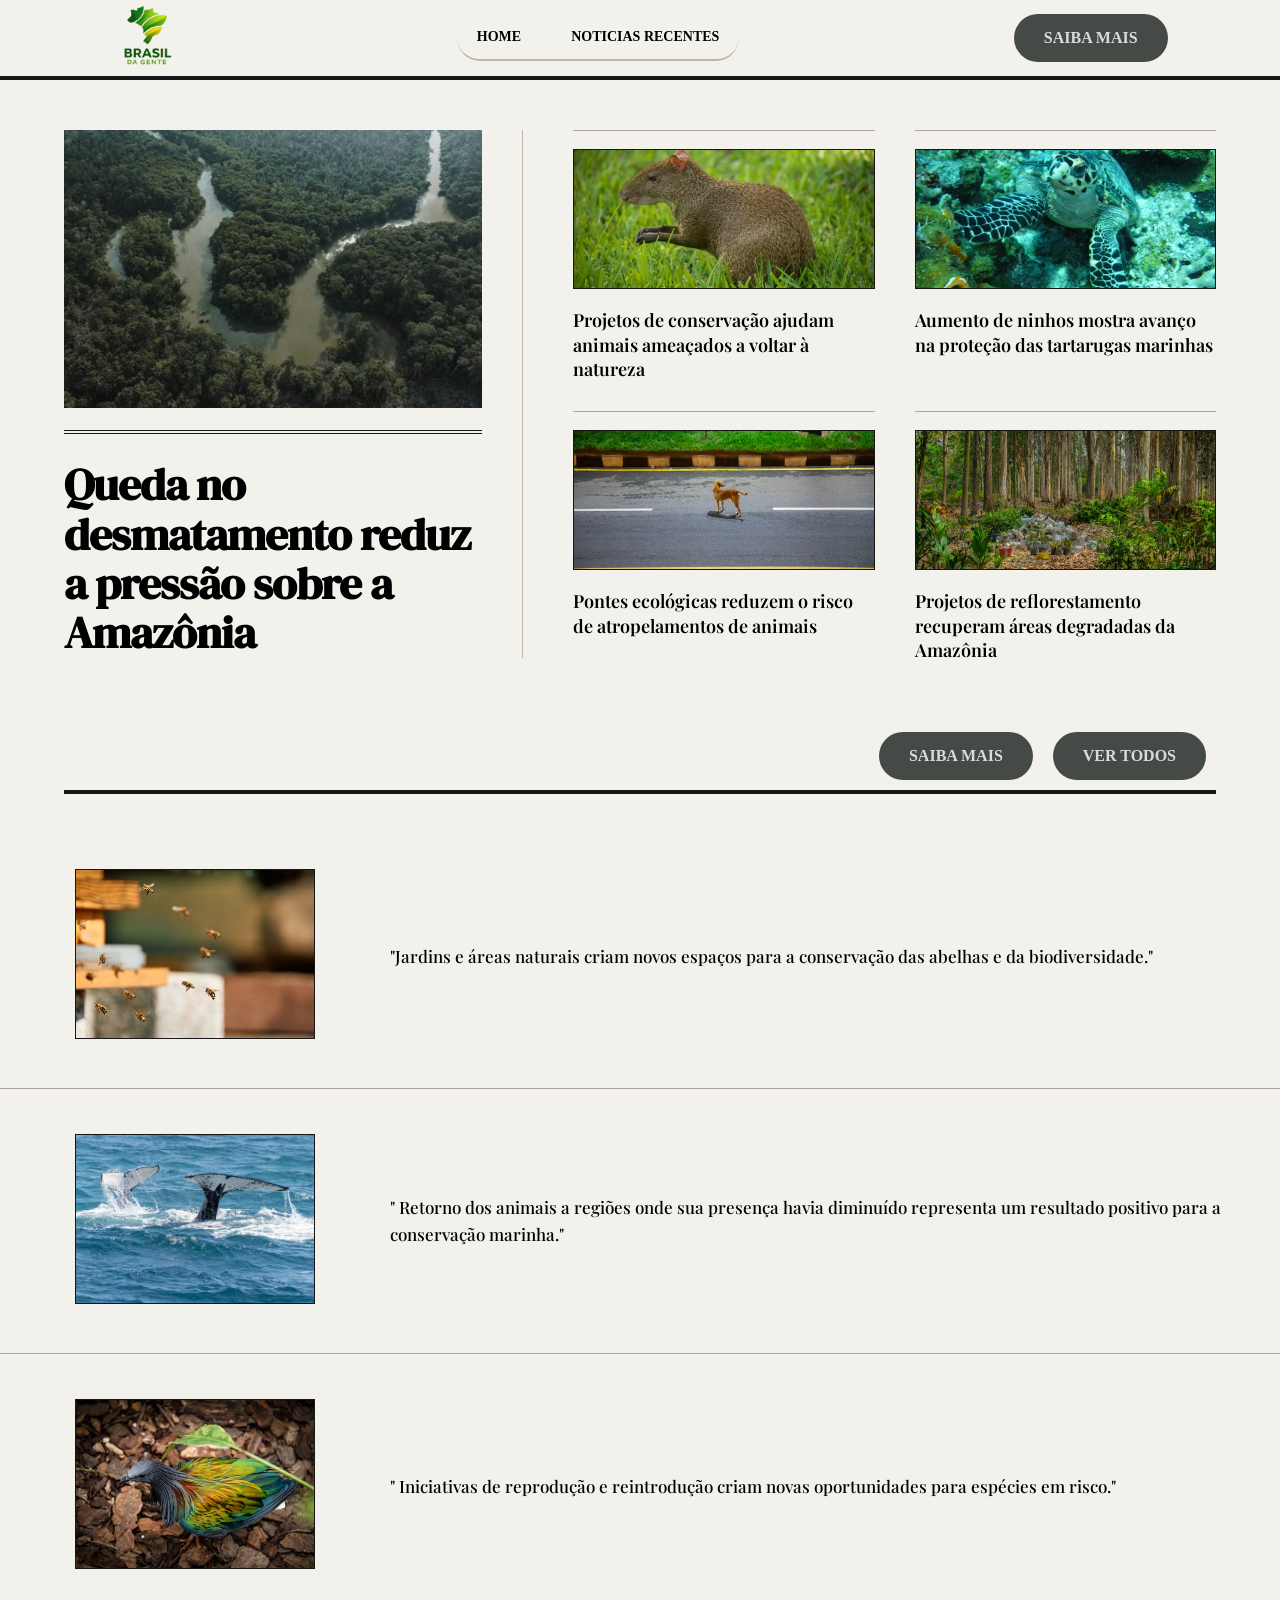
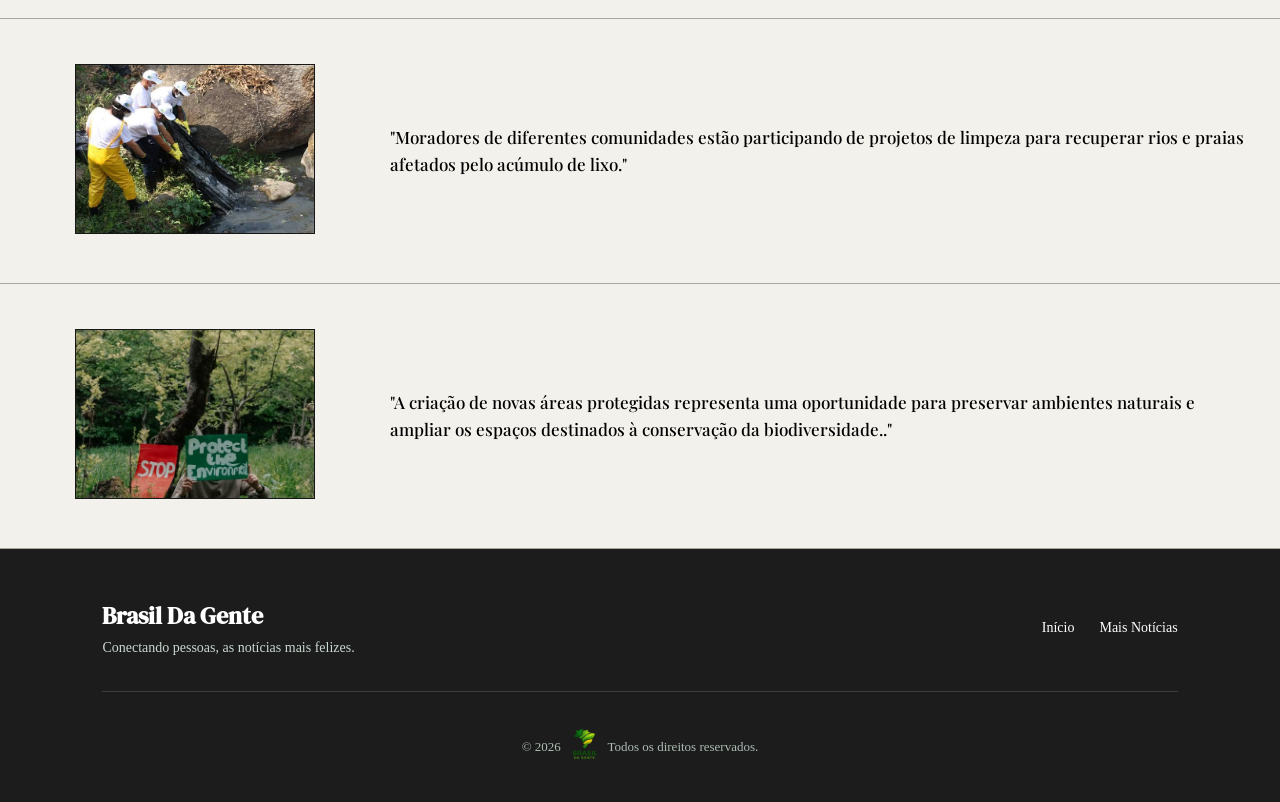
<file: index.html>
<!DOCTYPE html>
<html lang="pt-br">
<head>

    <meta charset="UTF-8">
    <meta name="viewport" content="width=device-width, initial-scale=1.0">
    <title>BDG - Brasil da Gente</title>
    <meta name="description" content="Brasil da gente é um projeto que visa promover a cultura e a diversidade do Brasil, histórias e belezas naturais.">
    <meta name="keywords" content="Brasil, cultura, natureza, histórias, belezas naturais">
    <Meta name="author" content="Thanawã V. Matos">
    <meta name="robots" content="index, follow">
    <link rel="stylesheet" href="estilo/style.css">
    <link rel="icon" href="imagens-principais/icon1.png" type="image/x-icon">

</head>

<!--Home-->

<body> 
    <header class="cabecalho">

        <div >
            <img class="logo" src="imagens-principais/Logo_principal.png" alt="Logo do Brasil da gente" >
        </div>
        <nav class="menu">
                <a class= "#" href ="#conteudo">Home</a>
                <a class= "#" href ="#outras_noticias">Noticias Recentes</a>
        </nav>

        <a href="#outras_noticias" class="botao">Saiba Mais</a>

    </header>

<!--Manchetes-->
        <main class="conteudo" id="conteudo"> 

            <section class="principal">  
               <div class="principal_conteudo">
                <a href="amazonas_noticia.html"> <img src="imagens-principais/rioamazonas2.png" alt="Rio Amazonas"></a>
                   <h2> Queda no desmatamento reduz a pressão sobre a Amazônia</h2>
                </div>
             </section>

            <section class="secundarios">

            <h2>
                <a href="fauna.html"><img class="card"  src="imagens-principais/fauna2.png" alt="Fauna"></a>
                Projetos de conservação ajudam animais ameaçados a voltar à natureza
            </h2>

            <h2>
                <a href="vida_marinha.html"><img class="card" src="imagens-principais/vida_marinha.png" alt="Vida Marinha"></a>
                Aumento de ninhos mostra avanço na proteção das tartarugas marinhas 
            </h2>

            <h2>
                <a href="fauna2.html"><img class="card" src="imagens-principais/animais_passagem1.png" alt="Animais em Passagem"></a>
                Pontes ecológicas reduzem o risco de atropelamentos de animais
            </h2>
            
            <h2>
                <a href="recuperacao.html"><img class="card" src="imagens-principais/reflorestamento.png" alt="Reflorestamento"></a>
                Projetos de reflorestamento recuperam áreas degradadas da Amazônia
            </h2>

            </section>
        </main>

        <div class="acoes">
            <a href="#" class="botao">
                Saiba mais
            </a>

            <a href="#outras_noticias" class="botao">
                Ver todos
            </a>
        </div>

<!--De mais manchetes-->
        <section class="outras_noticias" id="outras_noticias">

                <div class="noticia"> 
                    <a href="biodiversidade.html"><img class="noticia_img" src="imagens-principais/abelhas.png" alt=""></a>
                    <h2>"Jardins e áreas naturais criam novos espaços para a
                        conservação das abelhas e da biodiversidade."</h2>
                </div>

                <div class="noticia"> 
                    <a href="oceanos.html"><img class="noticia_img" src="imagens-principais/baleias.png" alt=""></a>
                    <h2>" Retorno dos animais a regiões onde sua presença havia
                        diminuído representa um resultado positivo para a
                        conservação marinha."</h2>
                </div>
                            
                <div class="noticia"> 
                    <a href="aves.html"><img class="noticia_img" src="imagens-principais/ave1.png" alt=""></a>
                    <h2>" Iniciativas de reprodução e reintrodução criam novas
                        oportunidades para espécies em risco."</h2>
                </div>

                <div class="noticia"> 
                    <a href="comunidade.html"><img class="noticia_img" src="imagens-principais/sujo_rio.png" alt=""></a>
                    <h2>"Moradores de diferentes comunidades estão participando de projetos de limpeza para recuperar rios e praias afetados pelo acúmulo de lixo."</h2>
                </div>
            
                <div class="noticia"> 
                    <a href="conservacao.html"><img class="noticia_img" src="imagens-principais/conserva2.png" alt=""></a>
                    <h2>"A criação de novas áreas protegidas representa uma oportunidade para preservar ambientes naturais e ampliar os espaços destinados à conservação da biodiversidade.."</h2>
                </div>

        </section>
        <footer class="footer">
    <div class="footer-conteudo">

        <div class="footer-logo">
            <h2>Brasil Da Gente</h2>
            <p>Conectando pessoas, as notícias mais felizes.</p>
        </div>

        <div class="footer-links">
            <a href="#">Início</a>
            <a href="#outras_noticias">Mais Notícias</a>
        </div>

    </div>

    <div class="footer-bottom">
        <p>© 2026 <img class="logo_footer" src="imagens-principais/Logo_principal.png" alt=""> Todos os direitos reservados.</p>
    </div>
</footer>

</body>
</html>
</file>
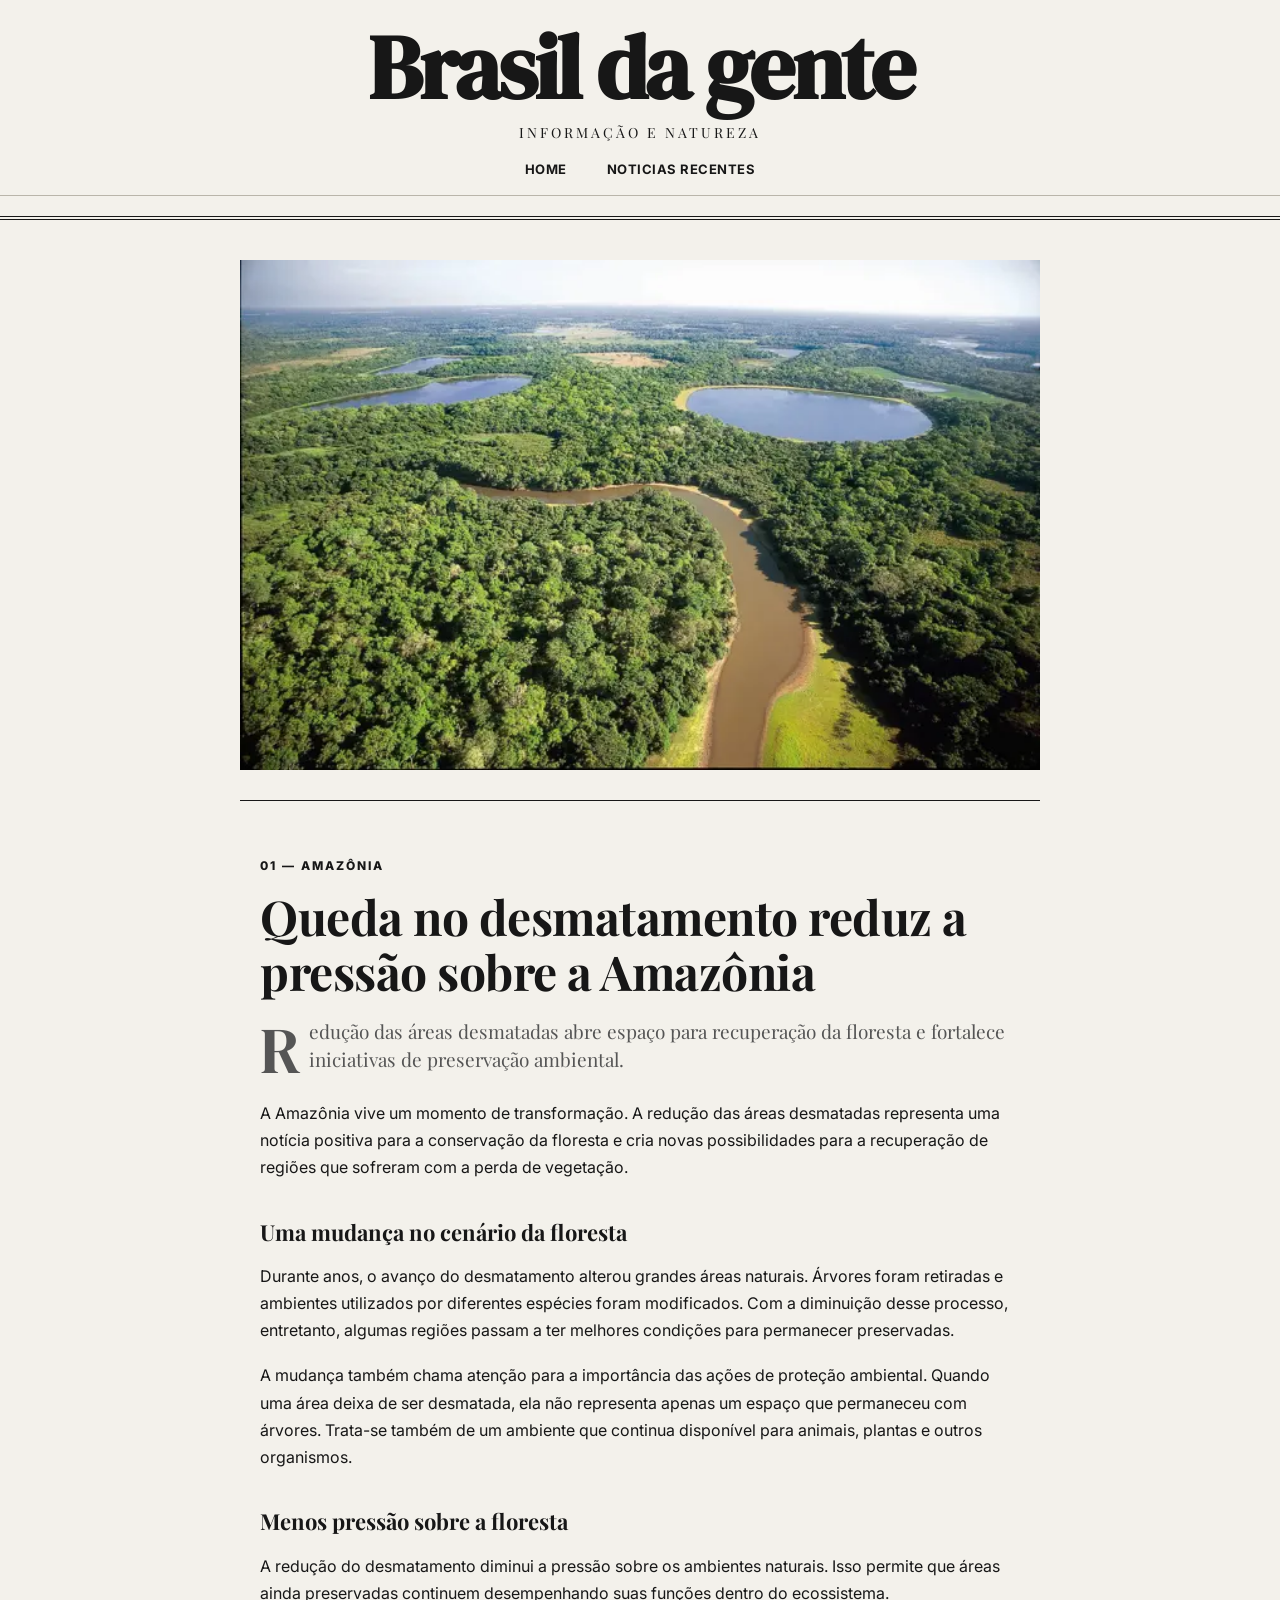
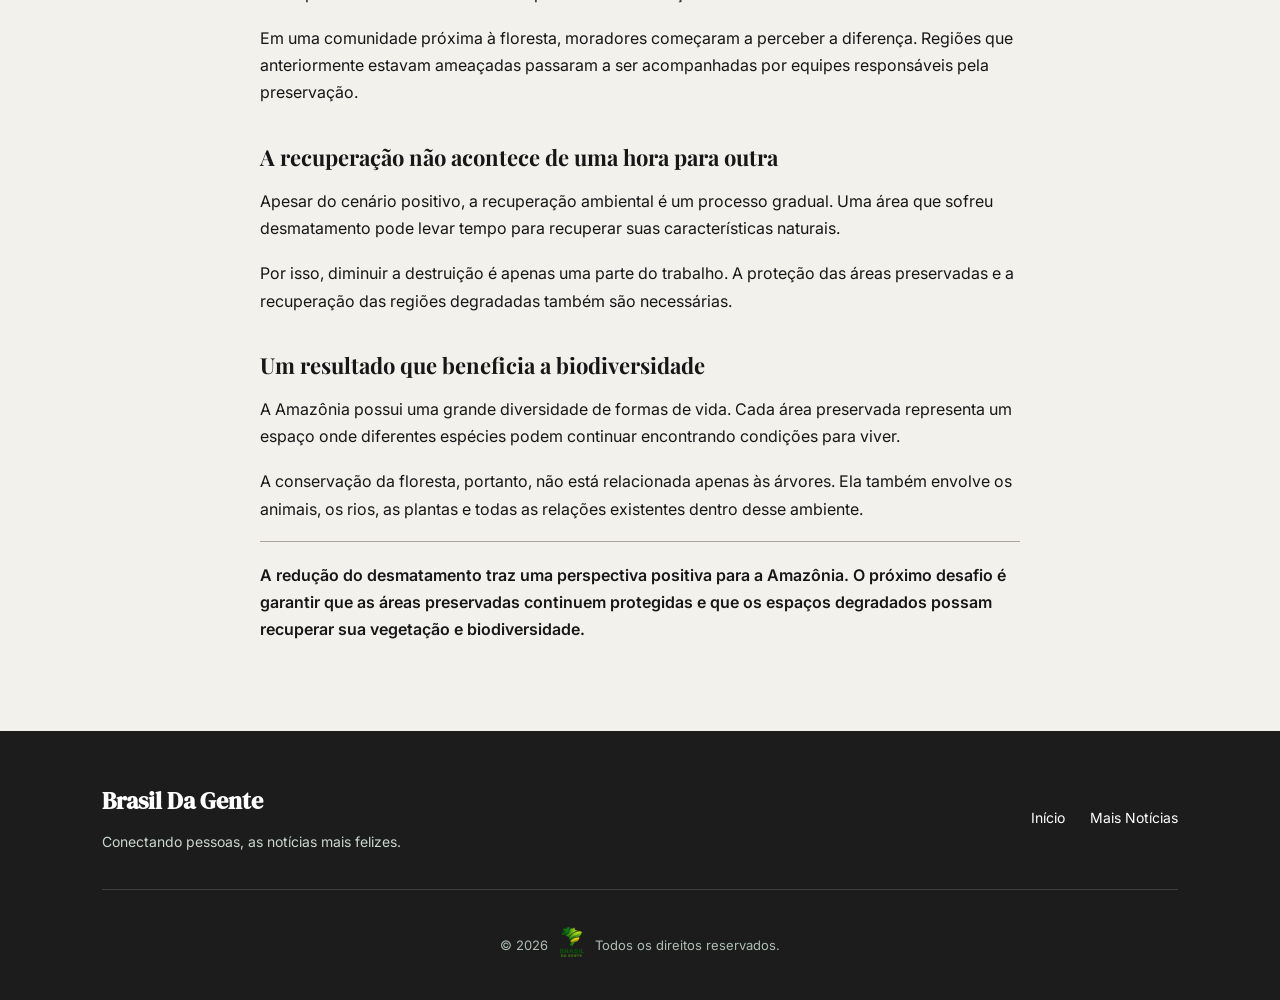
<file: amazonas_noticia.html>
<!DOCTYPE html>
<html lang="en">
<head>

    <meta charset="UTF-8">
    <meta name="viewport" content="width=device-width, initial-scale=1.0">
    <title>BDG - Brasil da Gente</title>
    <meta name="description" content="Brasil da gente é um projeto que visa promover a cultura e a diversidade do Brasil, histórias e belezas naturais.">
    <meta name="keywords" content="Brasil, cultura, natureza, histórias, belezas naturais">
    <Meta name="author" content="Thanawã V. Matos">
    <meta name="robots" content="index, follow">
    <link rel="stylesheet" href="teste.css">
    <link rel="icon" href="imagens-principais/icon1.png" type="image/x-icon">

</head>
<body>

    <header class="princial_texto">
        <div class="container">

            <h1>Brasil da gente</h1>

            <p class="slogan">
                Informação e natureza
            </p>

        </div>
                <nav class="menu">
                <a class= "#" href ="index.html">Home</a>
                <a class= "#" href ="#outras_noticias">Noticias Recentes</a>
        </nav>
        
    </header>

    <main>
        
        <div class="principal_conteudo">
            <img class="imagem_principal" src="imagens-principais/rioamazonas.png" alt="">    
        </div>

        <section class="artigo">
            <article class="article" id="amazonia">

                    <span class="article-category">
                        01 — Amazônia
                    </span>

                    <h2>
                        Queda no desmatamento reduz a pressão sobre a Amazônia
                    </h2>

                    <p class="subtitle">
                        Redução das áreas desmatadas abre espaço para recuperação
                        da floresta e fortalece iniciativas de preservação ambiental.
                    </p>

                    <p>
                        A Amazônia vive um momento de transformação. A redução
                        das áreas desmatadas representa uma notícia positiva
                        para a conservação da floresta e cria novas possibilidades
                        para a recuperação de regiões que sofreram com a perda
                        de vegetação.
                    </p>

                    <h3>Uma mudança no cenário da floresta</h3>

                    <p>
                        Durante anos, o avanço do desmatamento alterou grandes
                        áreas naturais. Árvores foram retiradas e ambientes
                        utilizados por diferentes espécies foram modificados.
                        Com a diminuição desse processo, entretanto, algumas
                        regiões passam a ter melhores condições para permanecer
                        preservadas.
                    </p>

                    <p>
                        A mudança também chama atenção para a importância das
                        ações de proteção ambiental. Quando uma área deixa de
                        ser desmatada, ela não representa apenas um espaço que
                        permaneceu com árvores. Trata-se também de um ambiente
                        que continua disponível para animais, plantas e outros
                        organismos.
                    </p>

                    <h3>Menos pressão sobre a floresta</h3>

                    <p>
                        A redução do desmatamento diminui a pressão sobre os
                        ambientes naturais. Isso permite que áreas ainda
                        preservadas continuem desempenhando suas funções dentro
                        do ecossistema.
                    </p>

                    <p>
                        Em uma comunidade próxima à floresta, moradores começaram
                        a perceber a diferença. Regiões que anteriormente estavam
                        ameaçadas passaram a ser acompanhadas por equipes
                        responsáveis pela preservação.
                    </p>

                    <h3>A recuperação não acontece de uma hora para outra</h3>

                    <p>
                        Apesar do cenário positivo, a recuperação ambiental é
                        um processo gradual. Uma área que sofreu desmatamento
                        pode levar tempo para recuperar suas características
                        naturais.
                    </p>

                    <p>
                        Por isso, diminuir a destruição é apenas uma parte do
                        trabalho. A proteção das áreas preservadas e a recuperação
                        das regiões degradadas também são necessárias.
                    </p>

                    <h3>Um resultado que beneficia a biodiversidade</h3>

                    <p>
                        A Amazônia possui uma grande diversidade de formas de
                        vida. Cada área preservada representa um espaço onde
                        diferentes espécies podem continuar encontrando condições
                        para viver.
                    </p>

                    <p>
                        A conservação da floresta, portanto, não está relacionada
                        apenas às árvores. Ela também envolve os animais, os
                        rios, as plantas e todas as relações existentes dentro
                        desse ambiente.
                    </p>

                    <p class="conclusion">
                        A redução do desmatamento traz uma perspectiva positiva
                        para a Amazônia. O próximo desafio é garantir que as
                        áreas preservadas continuem protegidas e que os espaços
                        degradados possam recuperar sua vegetação e biodiversidade.
                    </p>

                </article>
        </section>
        

    </main>
            <footer class="footer">
    <div class="footer-conteudo">

        <div class="footer-logo">
            <h2>Brasil Da Gente</h2>
            <p>Conectando pessoas, as notícias mais felizes.</p>
        </div>

        <div class="footer-links">
            <a href="#">Início</a>
            <a href="#outras_noticias">Mais Notícias</a>
        </div>

    </div>

    <div class="footer-bottom">
        <p>© 2026 <img class="logo_footer" src="imagens-principais/Logo_principal.png" alt=""> Todos os direitos reservados.</p>
    </div>
</footer>
</body>
</html>
</file>
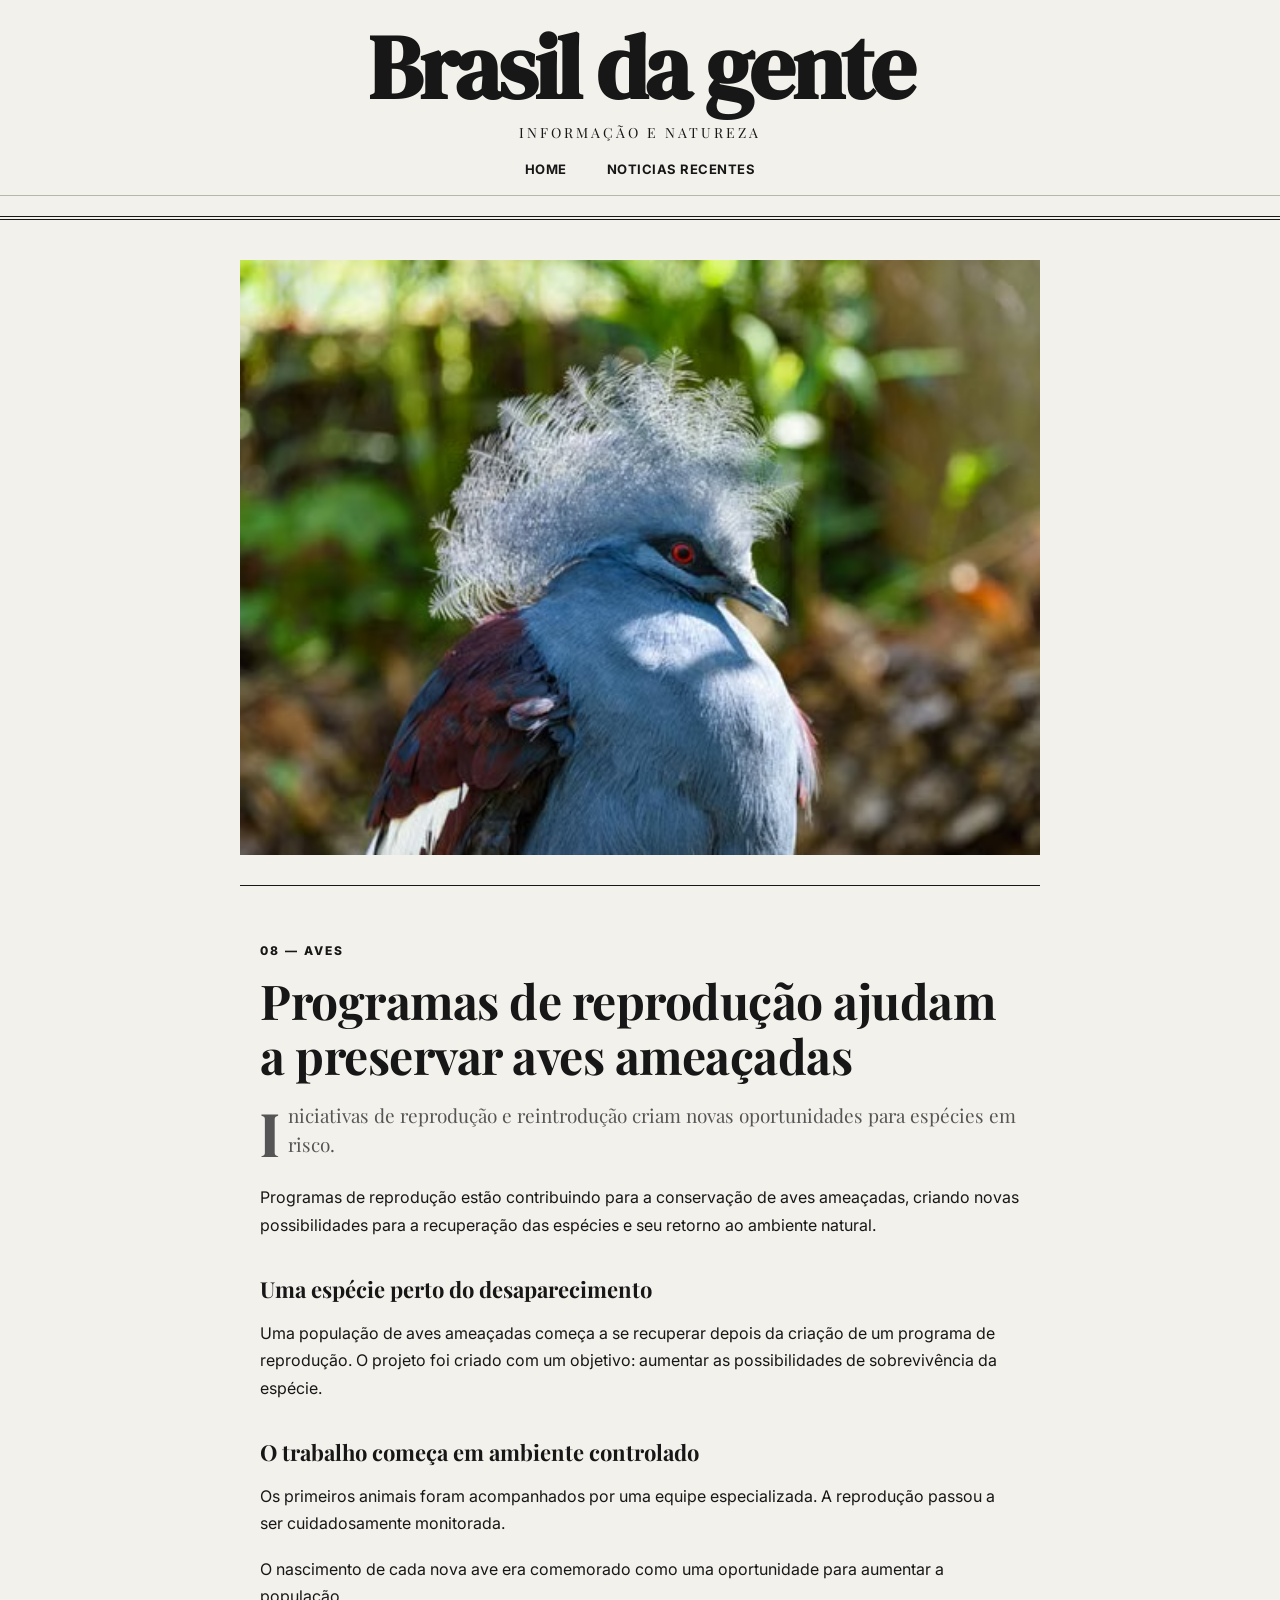
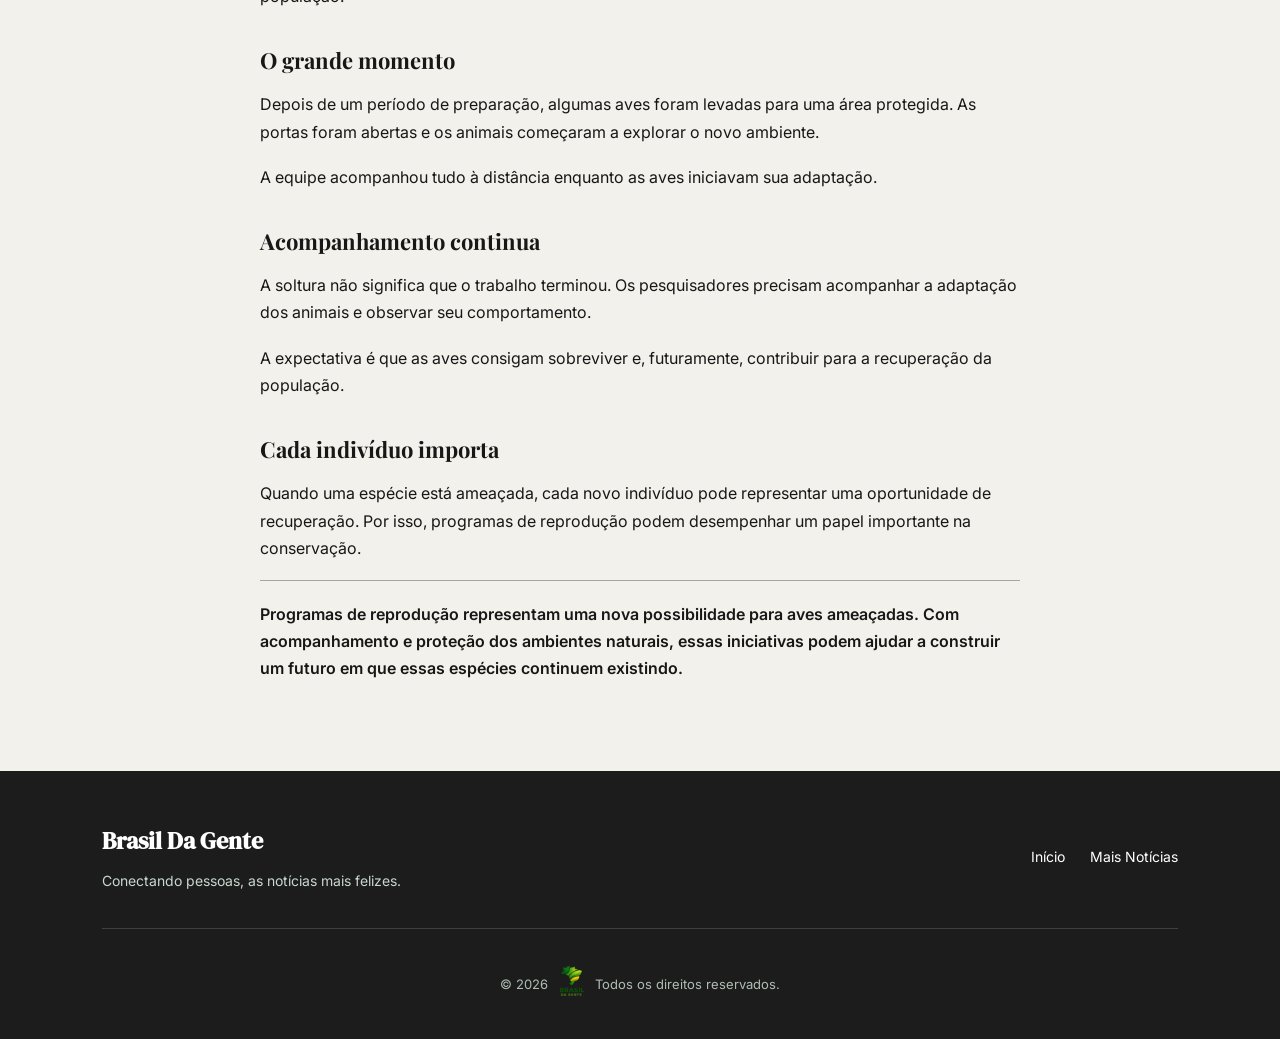
<file: aves.html>
<!DOCTYPE html>
<html lang="en">
<head>

    <meta charset="UTF-8">
    <meta name="viewport" content="width=device-width, initial-scale=1.0">
    <title>BDG - Brasil da Gente</title>
    <meta name="description" content="Brasil da gente é um projeto que visa promover a cultura e a diversidade do Brasil, histórias e belezas naturais.">
    <meta name="keywords" content="Brasil, cultura, natureza, histórias, belezas naturais">
    <Meta name="author" content="Thanawã V. Matos">
    <meta name="robots" content="index, follow">
    <link rel="stylesheet" href="teste.css">
    <link rel="icon" href="imagens-principais/icon1.png" type="image/x-icon">

</head>
<body>

    <header class="princial_texto">
        <div class="container">

            <h1>Brasil da gente</h1>

            <p class="slogan">
                Informação e natureza
            </p>

        </div>
                <nav class="menu">
                <a class= "#" href ="index.html">Home</a>
                <a class= "#" href ="#outras_noticias">Noticias Recentes</a>
        </nav>
        
    </header>

    <main>
        
        <div class="principal_conteudo">
            <img class="imagem_principal" src="imagens-principais/ave.png" alt="">    
        </div>

        <section class="artigo">
<article class="article">

                    <span class="article-category">
                        08 — Aves
                    </span>

                    <h2>
                        Programas de reprodução ajudam a preservar aves ameaçadas
                    </h2>

                    <p class="subtitle">
                        Iniciativas de reprodução e reintrodução criam novas
                        oportunidades para espécies em risco.
                    </p>

                    <p>
                        Programas de reprodução estão contribuindo para a
                        conservação de aves ameaçadas, criando novas possibilidades
                        para a recuperação das espécies e seu retorno ao ambiente
                        natural.
                    </p>

                    <h3>Uma espécie perto do desaparecimento</h3>

                    <p>
                        Uma população de aves ameaçadas começa a se recuperar
                        depois da criação de um programa de reprodução.
                        O projeto foi criado com um objetivo: aumentar as
                        possibilidades de sobrevivência da espécie.
                    </p>

                    <h3>O trabalho começa em ambiente controlado</h3>

                    <p>
                        Os primeiros animais foram acompanhados por uma equipe
                        especializada. A reprodução passou a ser cuidadosamente
                        monitorada.
                    </p>

                    <p>
                        O nascimento de cada nova ave era comemorado como uma
                        oportunidade para aumentar a população.
                    </p>

                    <h3>O grande momento</h3>

                    <p>
                        Depois de um período de preparação, algumas aves foram
                        levadas para uma área protegida. As portas foram abertas
                        e os animais começaram a explorar o novo ambiente.
                    </p>

                    <p>
                        A equipe acompanhou tudo à distância enquanto as aves
                        iniciavam sua adaptação.
                    </p>

                    <h3>Acompanhamento continua</h3>

                    <p>
                        A soltura não significa que o trabalho terminou. Os
                        pesquisadores precisam acompanhar a adaptação dos animais
                        e observar seu comportamento.
                    </p>

                    <p>
                        A expectativa é que as aves consigam sobreviver e,
                        futuramente, contribuir para a recuperação da população.
                    </p>

                    <h3>Cada indivíduo importa</h3>

                    <p>
                        Quando uma espécie está ameaçada, cada novo indivíduo
                        pode representar uma oportunidade de recuperação.
                        Por isso, programas de reprodução podem desempenhar
                        um papel importante na conservação.
                    </p>

                    <p class="conclusion">
                        Programas de reprodução representam uma nova possibilidade
                        para aves ameaçadas. Com acompanhamento e proteção dos
                        ambientes naturais, essas iniciativas podem ajudar a
                        construir um futuro em que essas espécies continuem existindo.
                    </p>

                </article>

        </section>
        

    </main>
            <footer class="footer">
    <div class="footer-conteudo">

        <div class="footer-logo">
            <h2>Brasil Da Gente</h2>
            <p>Conectando pessoas, as notícias mais felizes.</p>
        </div>

        <div class="footer-links">
            <a href="#">Início</a>
            <a href="#outras_noticias">Mais Notícias</a>
        </div>

    </div>

    <div class="footer-bottom">
        <p>© 2026 <img class="logo_footer" src="imagens-principais/Logo_principal.png" alt=""> Todos os direitos reservados.</p>
    </div>
</footer>
</body>
</html>
</file>
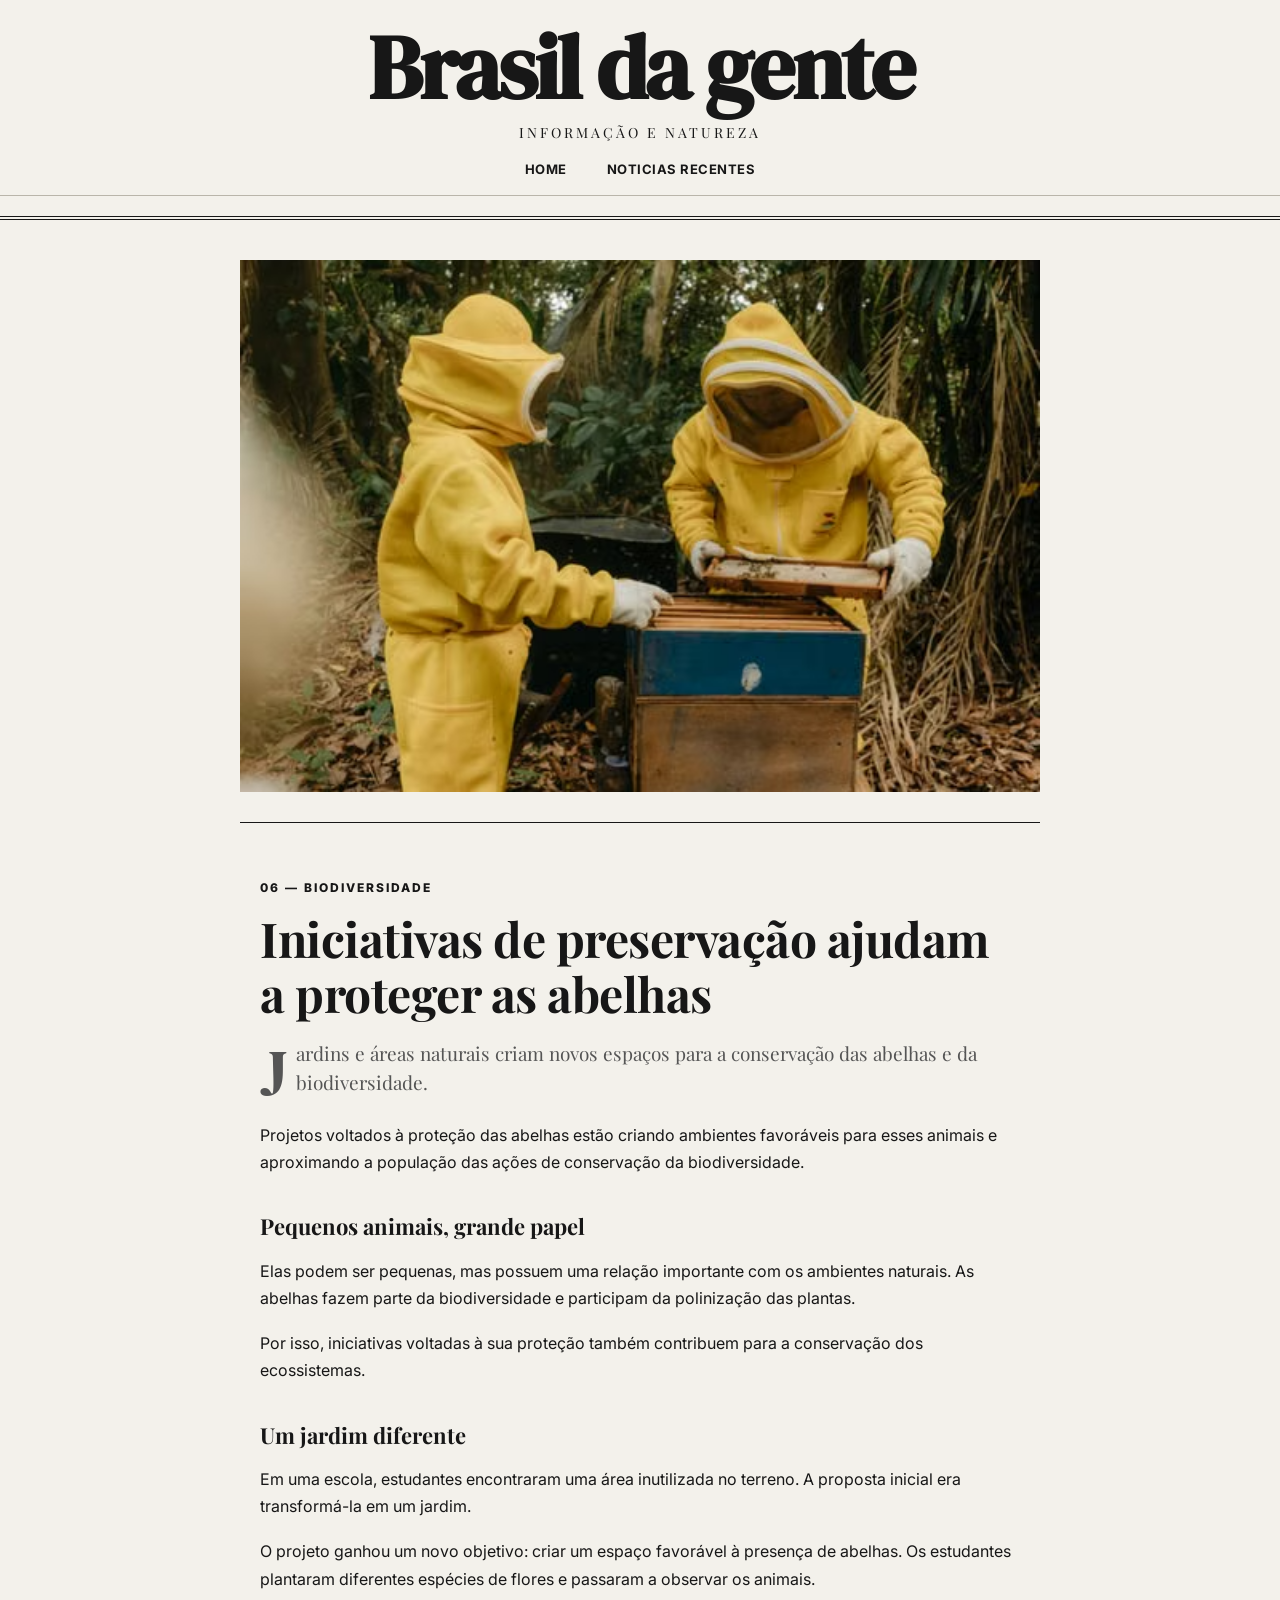
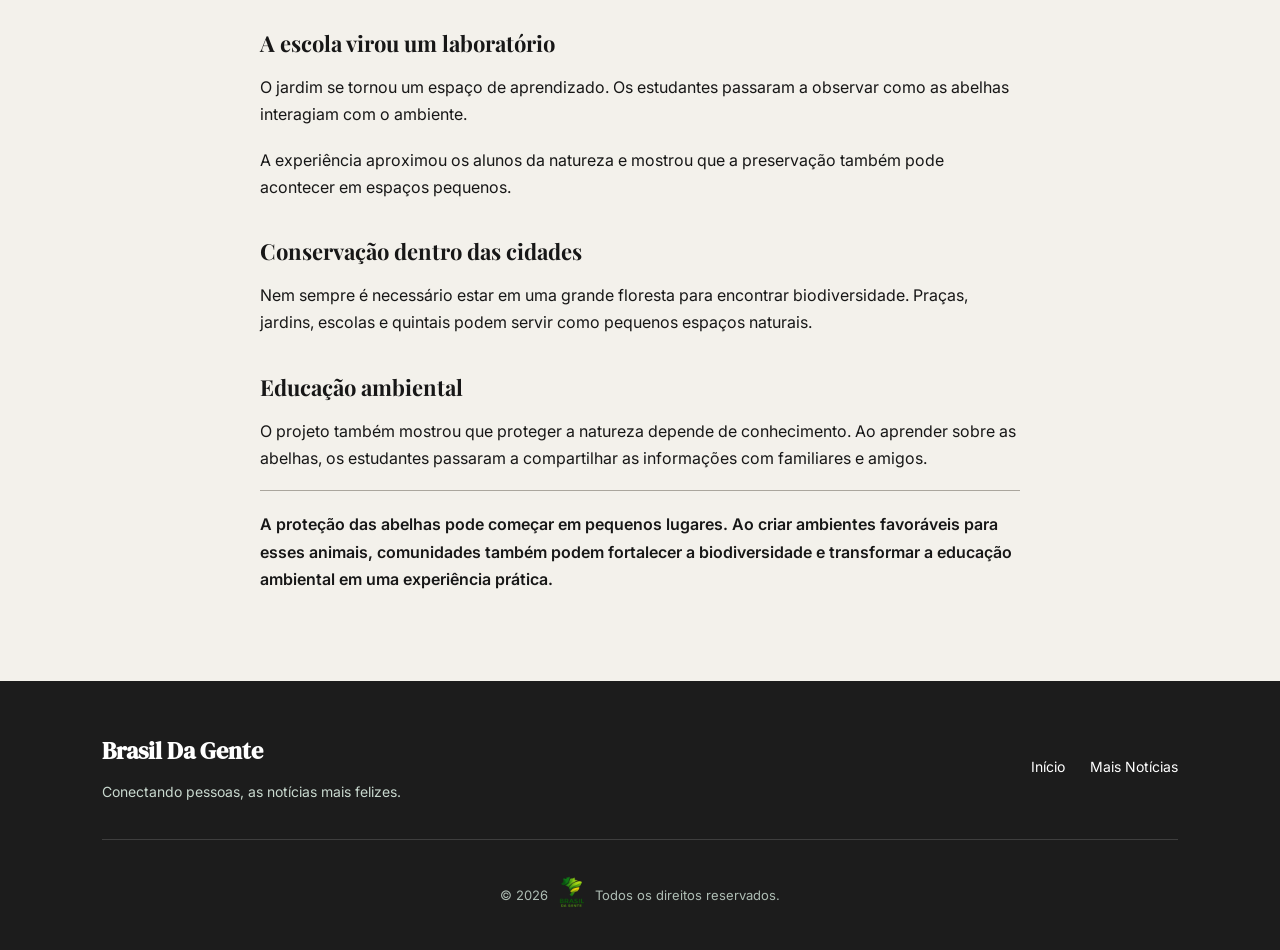
<file: biodiversidade.html>
<!DOCTYPE html>
<html lang="en">
<head>

    <meta charset="UTF-8">
    <meta name="viewport" content="width=device-width, initial-scale=1.0">
    <title>BDG - Brasil da Gente</title>
    <meta name="description" content="Brasil da gente é um projeto que visa promover a cultura e a diversidade do Brasil, histórias e belezas naturais.">
    <meta name="keywords" content="Brasil, cultura, natureza, histórias, belezas naturais">
    <Meta name="author" content="Thanawã V. Matos">
    <meta name="robots" content="index, follow">
    <link rel="stylesheet" href="teste.css">
    <link rel="icon" href="imagens-principais/icon1.png" type="image/x-icon">

</head>
<body>

    <header class="princial_texto">
        <div class="container">

            <h1>Brasil da gente</h1>

            <p class="slogan">
                Informação e natureza
            </p>

        </div>
                <nav class="menu">
                <a class= "#" href ="index.html">Home</a>
                <a class= "#" href ="#outras_noticias">Noticias Recentes</a>
        </nav>
        
    </header>

    <main>
        
        <div class="principal_conteudo">
            <img class="imagem_principal" src="imagens-principais/abelha2.png" alt="">    
        </div>

        <section class="artigo">
<article class="article">

                    <span class="article-category">
                        06 — Biodiversidade
                    </span>

                    <h2>
                        Iniciativas de preservação ajudam a proteger as abelhas
                    </h2>

                    <p class="subtitle">
                        Jardins e áreas naturais criam novos espaços para a
                        conservação das abelhas e da biodiversidade.
                    </p>

                    <p>
                        Projetos voltados à proteção das abelhas estão criando
                        ambientes favoráveis para esses animais e aproximando
                        a população das ações de conservação da biodiversidade.
                    </p>

                    <h3>Pequenos animais, grande papel</h3>

                    <p>
                        Elas podem ser pequenas, mas possuem uma relação
                        importante com os ambientes naturais. As abelhas fazem
                        parte da biodiversidade e participam da polinização das
                        plantas.
                    </p>

                    <p>
                        Por isso, iniciativas voltadas à sua proteção também
                        contribuem para a conservação dos ecossistemas.
                    </p>

                    <h3>Um jardim diferente</h3>

                    <p>
                        Em uma escola, estudantes encontraram uma área inutilizada
                        no terreno. A proposta inicial era transformá-la em um
                        jardim.
                    </p>

                    <p>
                        O projeto ganhou um novo objetivo: criar um espaço
                        favorável à presença de abelhas. Os estudantes plantaram
                        diferentes espécies de flores e passaram a observar
                        os animais.
                    </p>

                    <h3>A escola virou um laboratório</h3>

                    <p>
                        O jardim se tornou um espaço de aprendizado. Os estudantes
                        passaram a observar como as abelhas interagiam com o
                        ambiente.
                    </p>

                    <p>
                        A experiência aproximou os alunos da natureza e mostrou
                        que a preservação também pode acontecer em espaços pequenos.
                    </p>

                    <h3>Conservação dentro das cidades</h3>

                    <p>
                        Nem sempre é necessário estar em uma grande floresta para
                        encontrar biodiversidade. Praças, jardins, escolas e
                        quintais podem servir como pequenos espaços naturais.
                    </p>

                    <h3>Educação ambiental</h3>

                    <p>
                        O projeto também mostrou que proteger a natureza depende
                        de conhecimento. Ao aprender sobre as abelhas, os estudantes
                        passaram a compartilhar as informações com familiares e
                        amigos.
                    </p>

                    <p class="conclusion">
                        A proteção das abelhas pode começar em pequenos lugares.
                        Ao criar ambientes favoráveis para esses animais,
                        comunidades também podem fortalecer a biodiversidade e
                        transformar a educação ambiental em uma experiência prática.
                    </p>

                </article>

        </section>
        

    </main>
            <footer class="footer">
    <div class="footer-conteudo">

        <div class="footer-logo">
            <h2>Brasil Da Gente</h2>
            <p>Conectando pessoas, as notícias mais felizes.</p>
        </div>

        <div class="footer-links">
            <a href="#">Início</a>
            <a href="#outras_noticias">Mais Notícias</a>
        </div>

    </div>

    <div class="footer-bottom">
        <p>© 2026 <img class="logo_footer" src="imagens-principais/Logo_principal.png" alt=""> Todos os direitos reservados.</p>
    </div>
</footer>
</body>
</html>
</file>
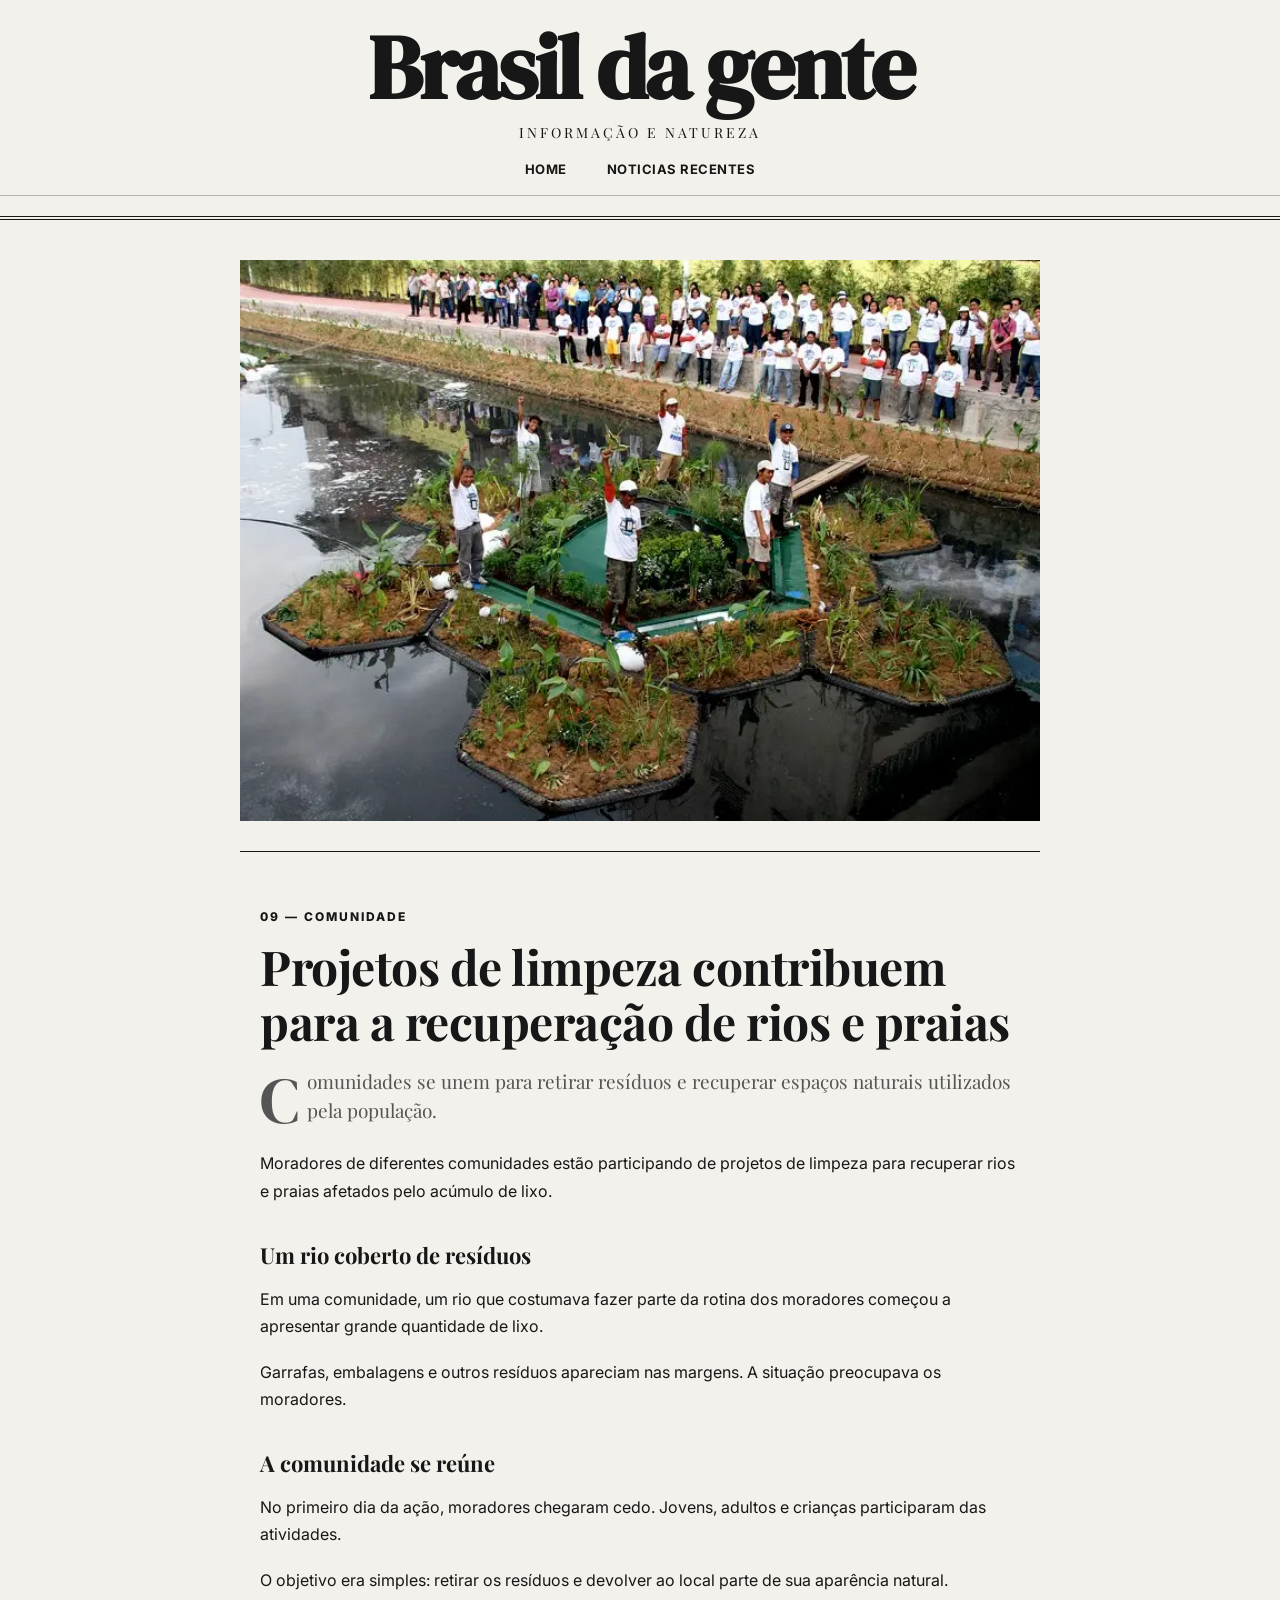
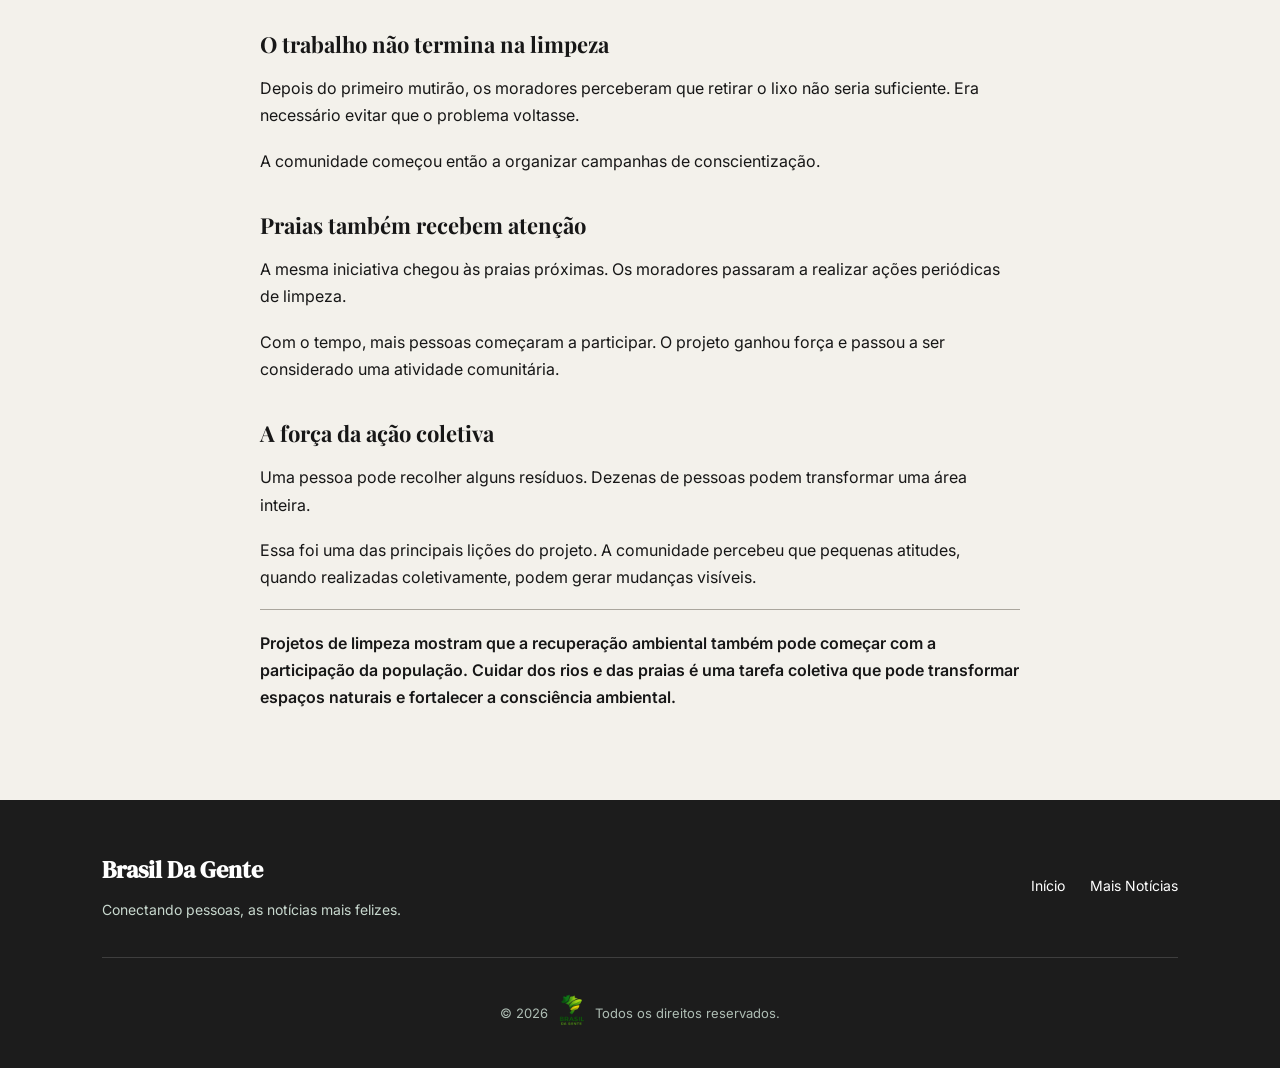
<file: comunidade.html>
<!DOCTYPE html>
<html lang="en">
<head>

    <meta charset="UTF-8">
    <meta name="viewport" content="width=device-width, initial-scale=1.0">
    <title>BDG - Brasil da Gente</title>
    <meta name="description" content="Brasil da gente é um projeto que visa promover a cultura e a diversidade do Brasil, histórias e belezas naturais.">
    <meta name="keywords" content="Brasil, cultura, natureza, histórias, belezas naturais">
    <Meta name="author" content="Thanawã V. Matos">
    <meta name="robots" content="index, follow">
    <link rel="stylesheet" href="teste.css">
    <link rel="icon" href="imagens-principais/icon1.png" type="image/x-icon">

</head>
<body>

    <header class="princial_texto">
        <div class="container">

            <h1>Brasil da gente</h1>

            <p class="slogan">
                Informação e natureza
            </p>

        </div>
                <nav class="menu">
                <a class= "#" href ="index.html">Home</a>
                <a class= "#" href ="#outras_noticias">Noticias Recentes</a>
        </nav>
        
    </header>

    <main>
        
        <div class="principal_conteudo">
            <img class="imagem_principal" src="imagens-principais/limpo_rio.png" alt="">    
        </div>

        <section class="artigo">
 <article class="article">

                    <span class="article-category">
                        09 — Comunidade
                    </span>

                    <h2>
                        Projetos de limpeza contribuem para a recuperação de rios e praias
                    </h2>

                    <p class="subtitle">
                        Comunidades se unem para retirar resíduos e recuperar
                        espaços naturais utilizados pela população.
                    </p>

                    <p>
                        Moradores de diferentes comunidades estão participando
                        de projetos de limpeza para recuperar rios e praias
                        afetados pelo acúmulo de lixo.
                    </p>

                    <h3>Um rio coberto de resíduos</h3>

                    <p>
                        Em uma comunidade, um rio que costumava fazer parte da
                        rotina dos moradores começou a apresentar grande
                        quantidade de lixo.
                    </p>

                    <p>
                        Garrafas, embalagens e outros resíduos apareciam nas
                        margens. A situação preocupava os moradores.
                    </p>

                    <h3>A comunidade se reúne</h3>

                    <p>
                        No primeiro dia da ação, moradores chegaram cedo.
                        Jovens, adultos e crianças participaram das atividades.
                    </p>

                    <p>
                        O objetivo era simples: retirar os resíduos e devolver
                        ao local parte de sua aparência natural.
                    </p>

                    <h3>O trabalho não termina na limpeza</h3>

                    <p>
                        Depois do primeiro mutirão, os moradores perceberam
                        que retirar o lixo não seria suficiente. Era necessário
                        evitar que o problema voltasse.
                    </p>

                    <p>
                        A comunidade começou então a organizar campanhas de
                        conscientização.
                    </p>

                    <h3>Praias também recebem atenção</h3>

                    <p>
                        A mesma iniciativa chegou às praias próximas. Os moradores
                        passaram a realizar ações periódicas de limpeza.
                    </p>

                    <p>
                        Com o tempo, mais pessoas começaram a participar.
                        O projeto ganhou força e passou a ser considerado uma
                        atividade comunitária.
                    </p>

                    <h3>A força da ação coletiva</h3>

                    <p>
                        Uma pessoa pode recolher alguns resíduos. Dezenas de
                        pessoas podem transformar uma área inteira.
                    </p>

                    <p>
                        Essa foi uma das principais lições do projeto. A comunidade
                        percebeu que pequenas atitudes, quando realizadas
                        coletivamente, podem gerar mudanças visíveis.
                    </p>

                    <p class="conclusion">
                        Projetos de limpeza mostram que a recuperação ambiental
                        também pode começar com a participação da população.
                        Cuidar dos rios e das praias é uma tarefa coletiva que
                        pode transformar espaços naturais e fortalecer a consciência
                        ambiental.
                    </p>

                </article>

        </section>
        

    </main>
            <footer class="footer">
    <div class="footer-conteudo">

        <div class="footer-logo">
            <h2>Brasil Da Gente</h2>
            <p>Conectando pessoas, as notícias mais felizes.</p>
        </div>

        <div class="footer-links">
            <a href="#">Início</a>
            <a href="#outras_noticias">Mais Notícias</a>
        </div>

    </div>

    <div class="footer-bottom">
        <p>© 2026 <img class="logo_footer" src="imagens-principais/Logo_principal.png" alt=""> Todos os direitos reservados.</p>
    </div>
</footer>
</body>
</html>
</file>
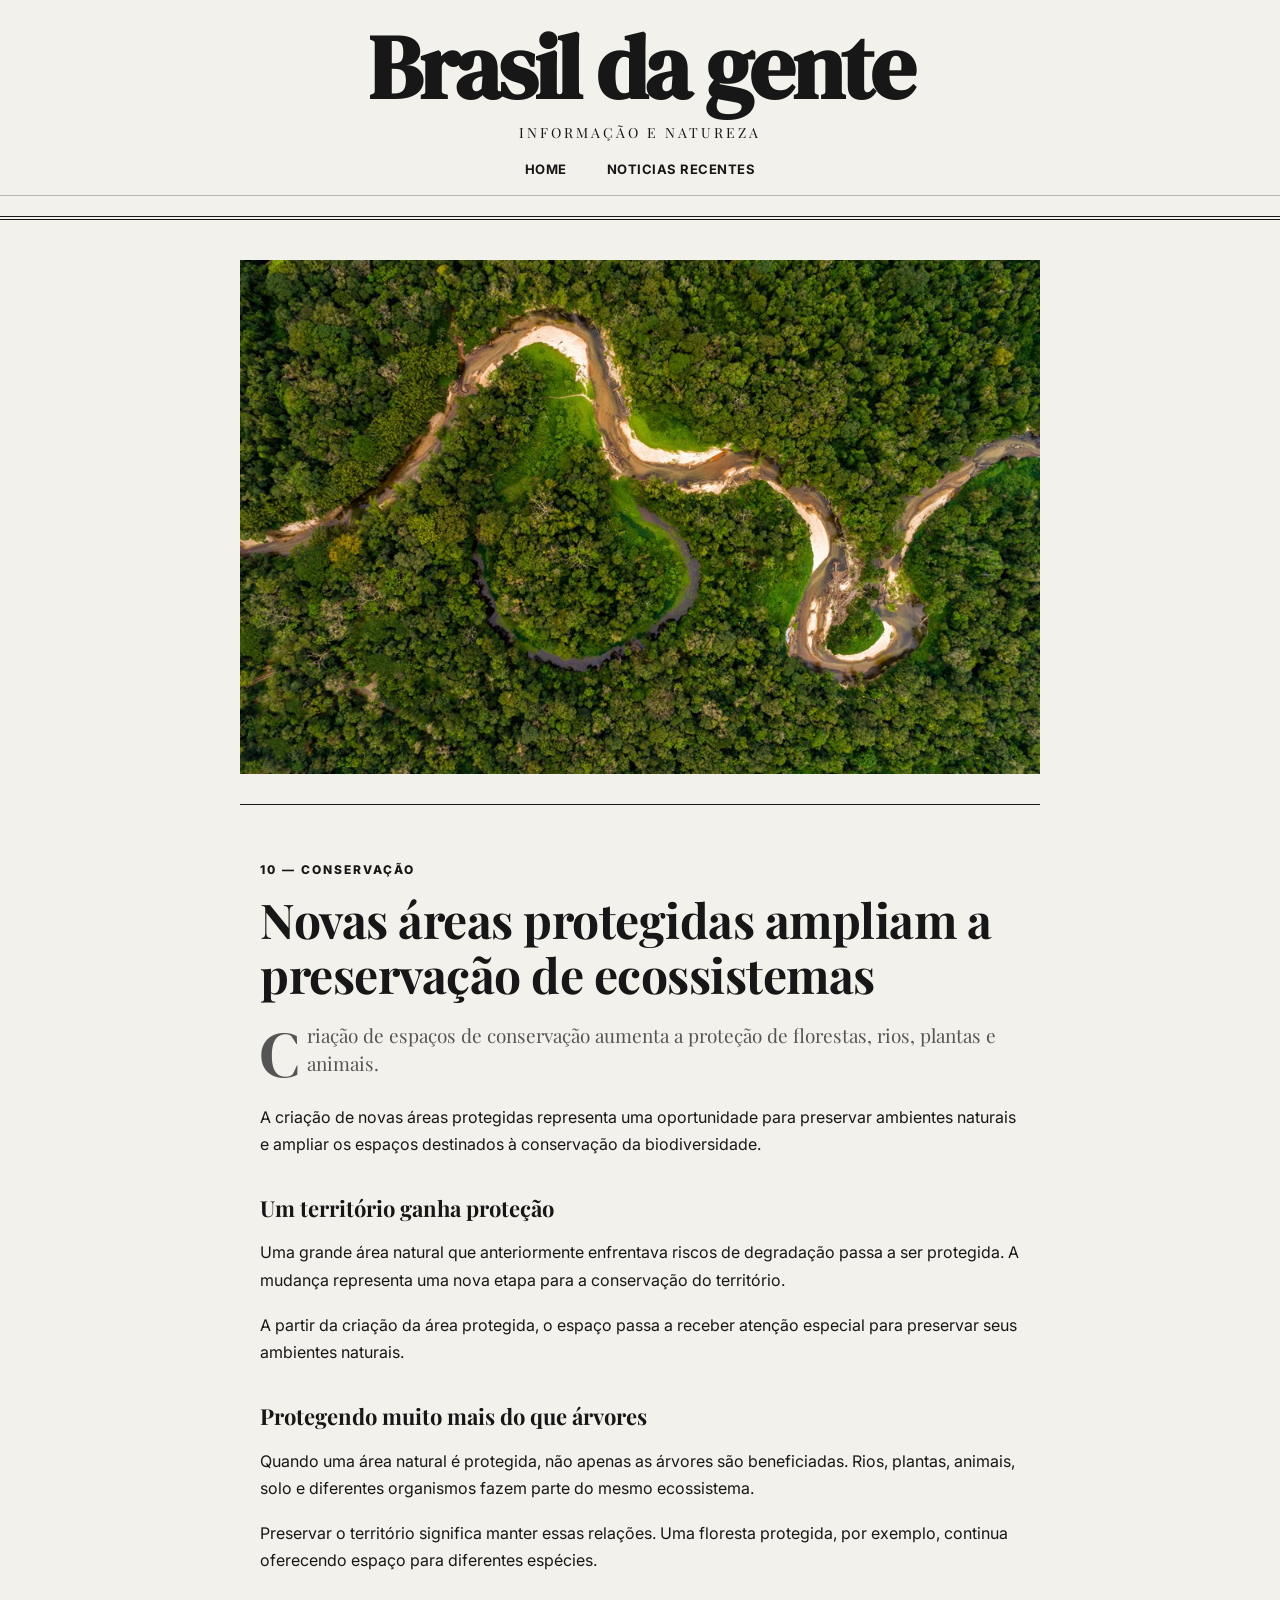
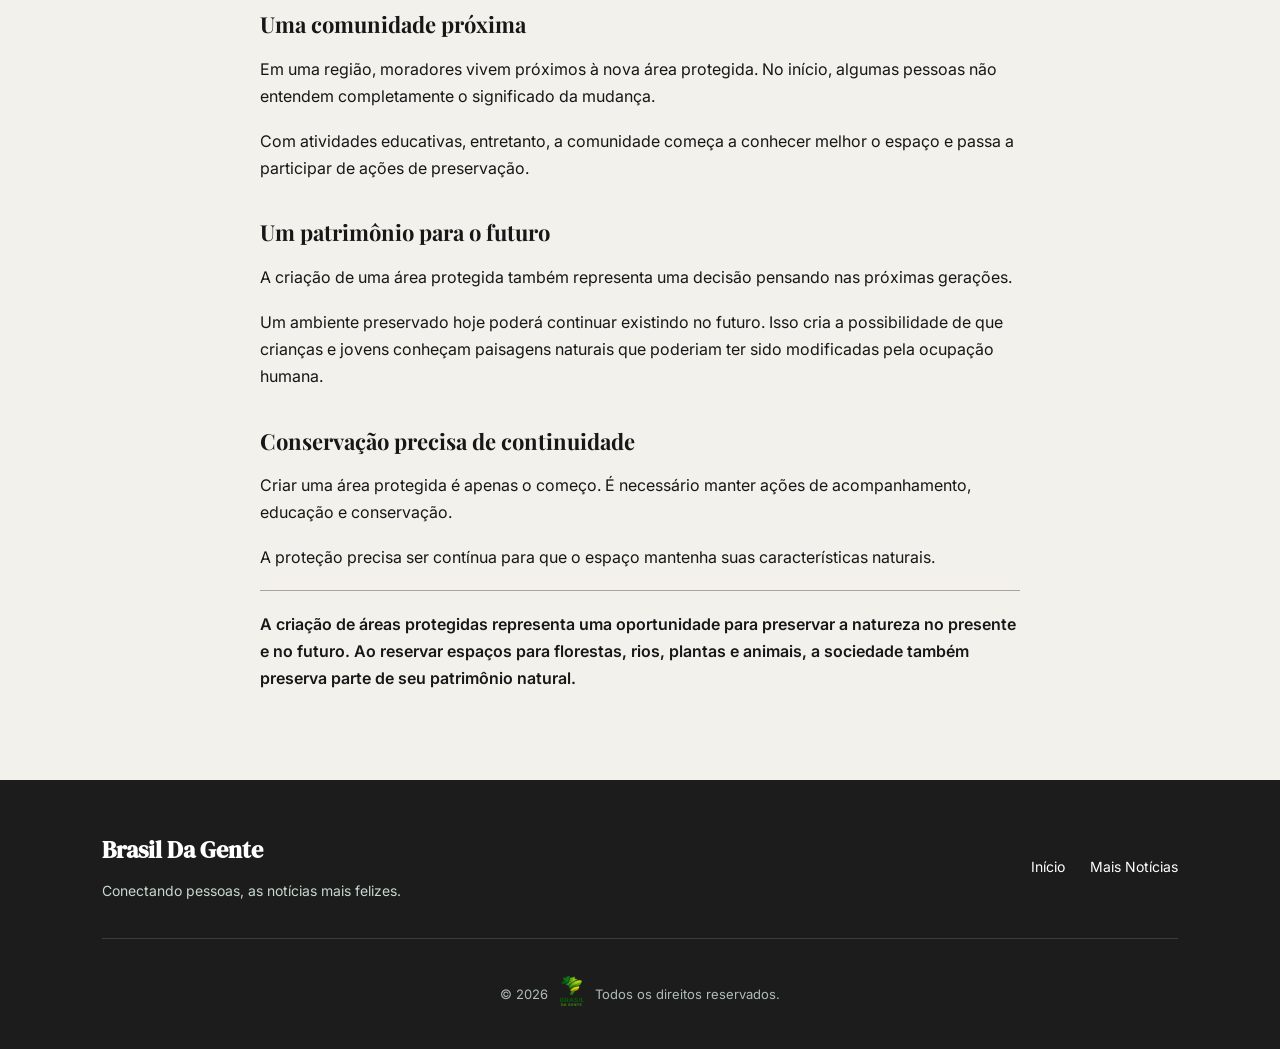
<file: conservacao.html>
<!DOCTYPE html>
<html lang="en">
<head>

    <meta charset="UTF-8">
    <meta name="viewport" content="width=device-width, initial-scale=1.0">
    <title>BDG - Brasil da Gente</title>
    <meta name="description" content="Brasil da gente é um projeto que visa promover a cultura e a diversidade do Brasil, histórias e belezas naturais.">
    <meta name="keywords" content="Brasil, cultura, natureza, histórias, belezas naturais">
    <Meta name="author" content="Thanawã V. Matos">
    <meta name="robots" content="index, follow">
    <link rel="stylesheet" href="teste.css">
    <link rel="icon" href="imagens-principais/icon1.png" type="image/x-icon">

</head>
<body>

    <header class="princial_texto">
        <div class="container">

            <h1>Brasil da gente</h1>

            <p class="slogan">
                Informação e natureza
            </p>

        </div>
                <nav class="menu">
                <a class= "#" href ="index.html">Home</a>
                <a class= "#" href ="#outras_noticias">Noticias Recentes</a>
        </nav>
        
    </header>

    <main>
        
        <div class="principal_conteudo">
            <img class="imagem_principal" src="imagens-principais/conserva.png" alt="">    
        </div>

        <section class="artigo">
                <article class="article" id="conservacao">

                    <span class="article-category">
                        10 — Conservação
                    </span>

                    <h2>
                        Novas áreas protegidas ampliam a preservação de ecossistemas
                    </h2>

                    <p class="subtitle">
                        Criação de espaços de conservação aumenta a proteção de
                        florestas, rios, plantas e animais.
                    </p>

                    <p>
                        A criação de novas áreas protegidas representa uma
                        oportunidade para preservar ambientes naturais e ampliar
                        os espaços destinados à conservação da biodiversidade.
                    </p>

                    <h3>Um território ganha proteção</h3>

                    <p>
                        Uma grande área natural que anteriormente enfrentava
                        riscos de degradação passa a ser protegida. A mudança
                        representa uma nova etapa para a conservação do território.
                    </p>

                    <p>
                        A partir da criação da área protegida, o espaço passa
                        a receber atenção especial para preservar seus ambientes
                        naturais.
                    </p>

                    <h3>Protegendo muito mais do que árvores</h3>

                    <p>
                        Quando uma área natural é protegida, não apenas as árvores
                        são beneficiadas. Rios, plantas, animais, solo e diferentes
                        organismos fazem parte do mesmo ecossistema.
                    </p>

                    <p>
                        Preservar o território significa manter essas relações.
                        Uma floresta protegida, por exemplo, continua oferecendo
                        espaço para diferentes espécies.
                    </p>

                    <h3>Uma comunidade próxima</h3>

                    <p>
                        Em uma região, moradores vivem próximos à nova área
                        protegida. No início, algumas pessoas não entendem
                        completamente o significado da mudança.
                    </p>

                    <p>
                        Com atividades educativas, entretanto, a comunidade
                        começa a conhecer melhor o espaço e passa a participar
                        de ações de preservação.
                    </p>

                    <h3>Um patrimônio para o futuro</h3>

                    <p>
                        A criação de uma área protegida também representa uma
                        decisão pensando nas próximas gerações.
                    </p>

                    <p>
                        Um ambiente preservado hoje poderá continuar existindo
                        no futuro. Isso cria a possibilidade de que crianças e
                        jovens conheçam paisagens naturais que poderiam ter sido
                        modificadas pela ocupação humana.
                    </p>

                    <h3>Conservação precisa de continuidade</h3>

                    <p>
                        Criar uma área protegida é apenas o começo. É necessário
                        manter ações de acompanhamento, educação e conservação.
                    </p>

                    <p>
                        A proteção precisa ser contínua para que o espaço mantenha
                        suas características naturais.
                    </p>

                    <p class="conclusion">
                        A criação de áreas protegidas representa uma oportunidade
                        para preservar a natureza no presente e no futuro. Ao
                        reservar espaços para florestas, rios, plantas e animais,
                        a sociedade também preserva parte de seu patrimônio natural.
                    </p>

                </article>

        </section>
        

    </main>
            <footer class="footer">
    <div class="footer-conteudo">

        <div class="footer-logo">
            <h2>Brasil Da Gente</h2>
            <p>Conectando pessoas, as notícias mais felizes.</p>
        </div>

        <div class="footer-links">
            <a href="#">Início</a>
            <a href="#outras_noticias">Mais Notícias</a>
        </div>

    </div>

    <div class="footer-bottom">
        <p>© 2026 <img class="logo_footer" src="imagens-principais/Logo_principal.png" alt=""> Todos os direitos reservados.</p>
    </div>
</footer>
</body>
</html>
</file>
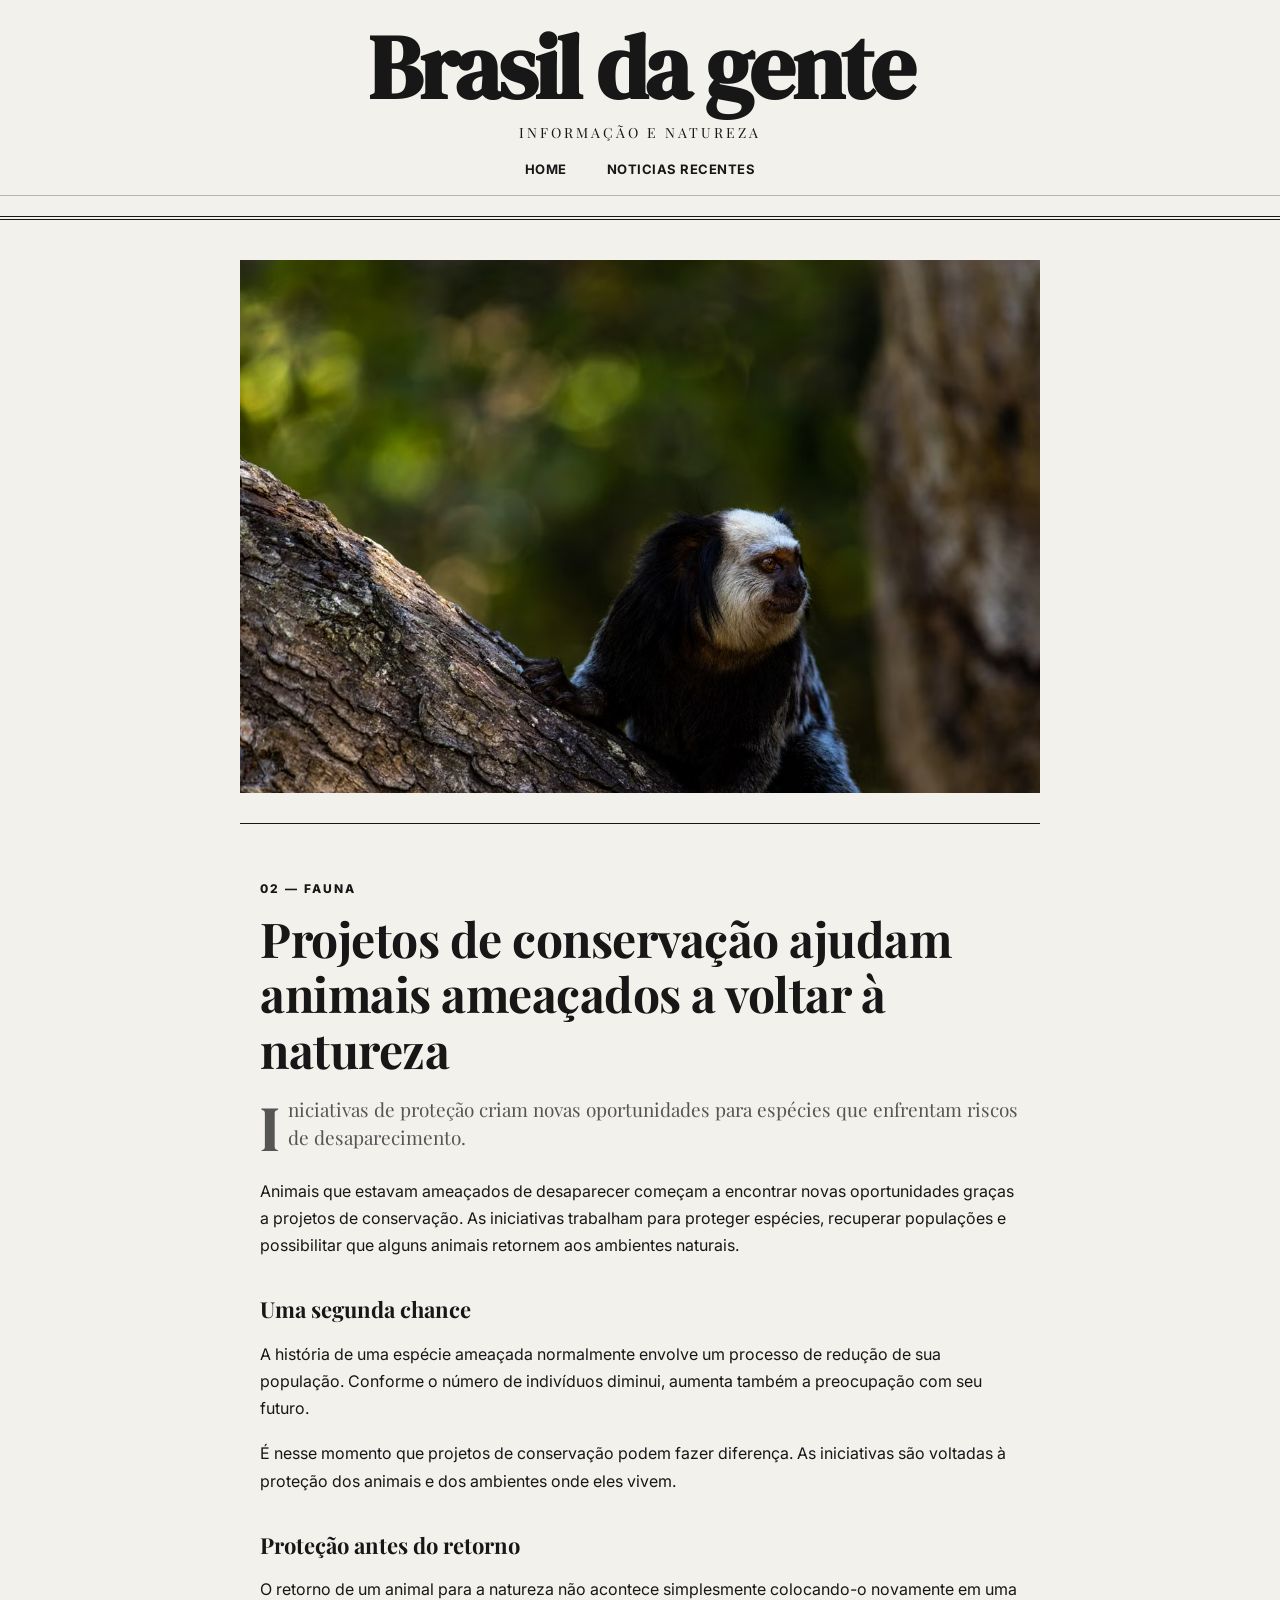
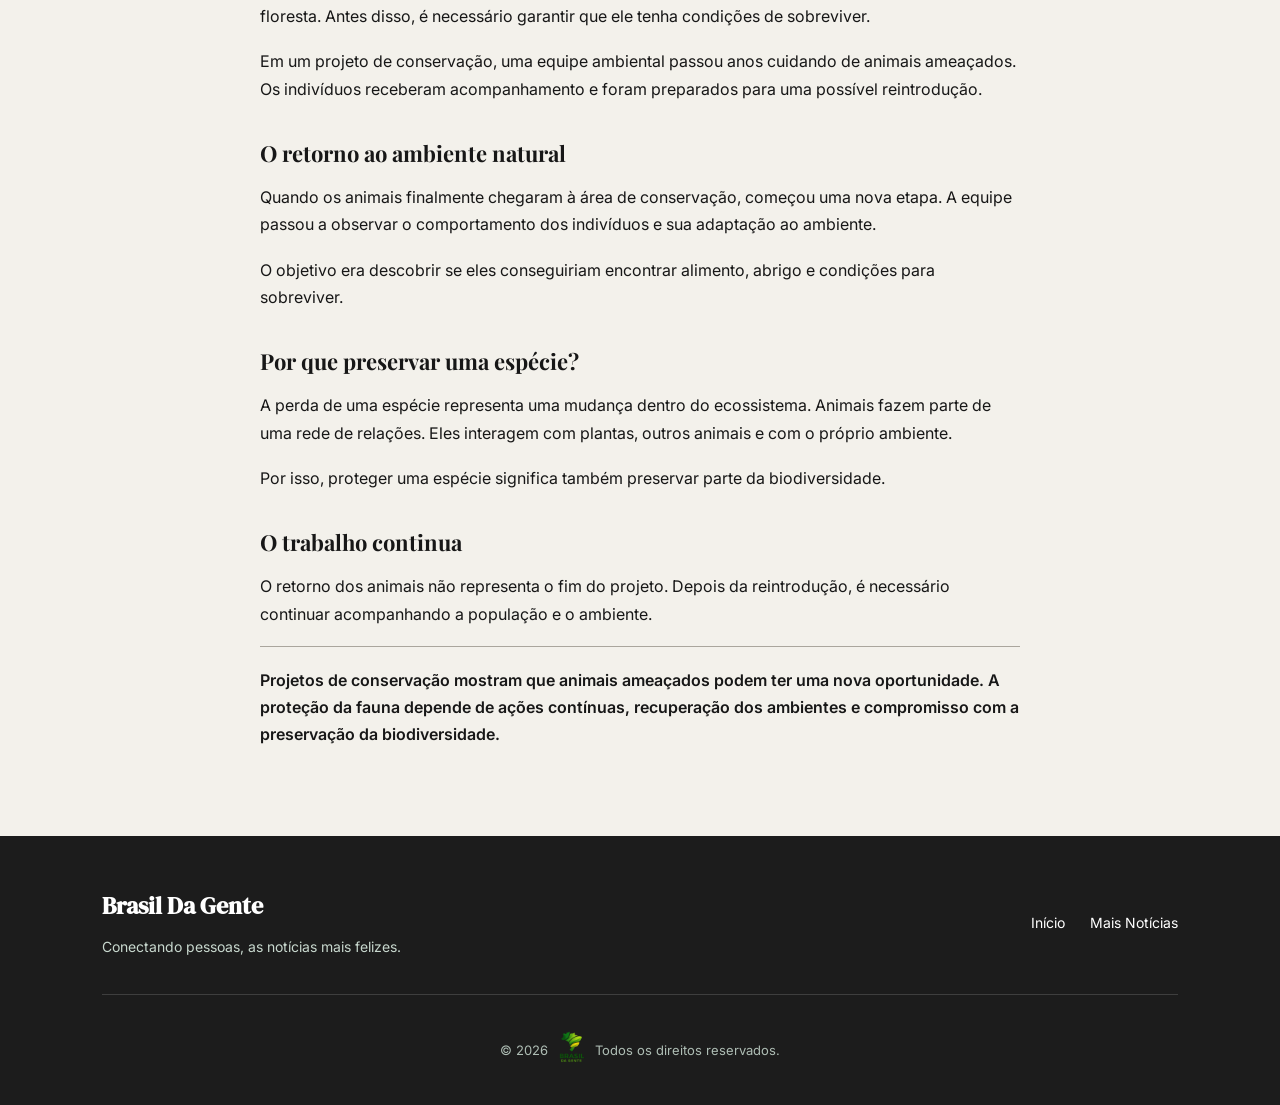
<file: fauna.html>
<!DOCTYPE html>
<html lang="en">
<head>

    <meta charset="UTF-8">
    <meta name="viewport" content="width=device-width, initial-scale=1.0">
    <title>BDG - Brasil da Gente</title>
    <meta name="description" content="Brasil da gente é um projeto que visa promover a cultura e a diversidade do Brasil, histórias e belezas naturais.">
    <meta name="keywords" content="Brasil, cultura, natureza, histórias, belezas naturais">
    <Meta name="author" content="Thanawã V. Matos">
    <meta name="robots" content="index, follow">
    <link rel="stylesheet" href="teste.css">
    <link rel="icon" href="imagens-principais/icon1.png" type="image/x-icon">

</head>
<body>

    <header class="princial_texto">
        <div class="container">

            <h1>Brasil da gente</h1>

            <p class="slogan">
                Informação e natureza
            </p>

        </div>
                <nav class="menu">
                <a class= "#" href ="index.html">Home</a>
                <a class= "#" href ="#outras_noticias">Noticias Recentes</a>
        </nav>
        
    </header>

    <main>
        
        <div class="principal_conteudo">
            <img class="imagem_principal" src="imagens-principais/fauna.png" alt="">    
        </div>

        <section class="artigo">
<article class="article" id="fauna">

                    <span class="article-category">
                        02 — Fauna
                    </span>

                    <h2>
                        Projetos de conservação ajudam animais ameaçados a voltar à natureza
                    </h2>

                    <p class="subtitle">
                        Iniciativas de proteção criam novas oportunidades para
                        espécies que enfrentam riscos de desaparecimento.
                    </p>

                    <p>
                        Animais que estavam ameaçados de desaparecer começam a
                        encontrar novas oportunidades graças a projetos de
                        conservação. As iniciativas trabalham para proteger
                        espécies, recuperar populações e possibilitar que alguns
                        animais retornem aos ambientes naturais.
                    </p>

                    <h3>Uma segunda chance</h3>

                    <p>
                        A história de uma espécie ameaçada normalmente envolve
                        um processo de redução de sua população. Conforme o
                        número de indivíduos diminui, aumenta também a preocupação
                        com seu futuro.
                    </p>

                    <p>
                        É nesse momento que projetos de conservação podem fazer
                        diferença. As iniciativas são voltadas à proteção dos
                        animais e dos ambientes onde eles vivem.
                    </p>

                    <h3>Proteção antes do retorno</h3>

                    <p>
                        O retorno de um animal para a natureza não acontece
                        simplesmente colocando-o novamente em uma floresta.
                        Antes disso, é necessário garantir que ele tenha condições
                        de sobreviver.
                    </p>

                    <p>
                        Em um projeto de conservação, uma equipe ambiental passou
                        anos cuidando de animais ameaçados. Os indivíduos
                        receberam acompanhamento e foram preparados para uma
                        possível reintrodução.
                    </p>

                    <h3>O retorno ao ambiente natural</h3>

                    <p>
                        Quando os animais finalmente chegaram à área de
                        conservação, começou uma nova etapa. A equipe passou
                        a observar o comportamento dos indivíduos e sua adaptação
                        ao ambiente.
                    </p>

                    <p>
                        O objetivo era descobrir se eles conseguiriam encontrar
                        alimento, abrigo e condições para sobreviver.
                    </p>

                    <h3>Por que preservar uma espécie?</h3>

                    <p>
                        A perda de uma espécie representa uma mudança dentro do
                        ecossistema. Animais fazem parte de uma rede de relações.
                        Eles interagem com plantas, outros animais e com o próprio
                        ambiente.
                    </p>

                    <p>
                        Por isso, proteger uma espécie significa também preservar
                        parte da biodiversidade.
                    </p>

                    <h3>O trabalho continua</h3>

                    <p>
                        O retorno dos animais não representa o fim do projeto.
                        Depois da reintrodução, é necessário continuar acompanhando
                        a população e o ambiente.
                    </p>

                    <p class="conclusion">
                        Projetos de conservação mostram que animais ameaçados
                        podem ter uma nova oportunidade. A proteção da fauna
                        depende de ações contínuas, recuperação dos ambientes e
                        compromisso com a preservação da biodiversidade.
                    </p>

                </article>
        </section>
        

    </main>
            <footer class="footer">
    <div class="footer-conteudo">

        <div class="footer-logo">
            <h2>Brasil Da Gente</h2>
            <p>Conectando pessoas, as notícias mais felizes.</p>
        </div>

        <div class="footer-links">
            <a href="#">Início</a>
            <a href="#outras_noticias">Mais Notícias</a>
        </div>

    </div>

    <div class="footer-bottom">
        <p>© 2026 <img class="logo_footer" src="imagens-principais/Logo_principal.png" alt=""> Todos os direitos reservados.</p>
    </div>
</footer>
</body>
</html>
</file>
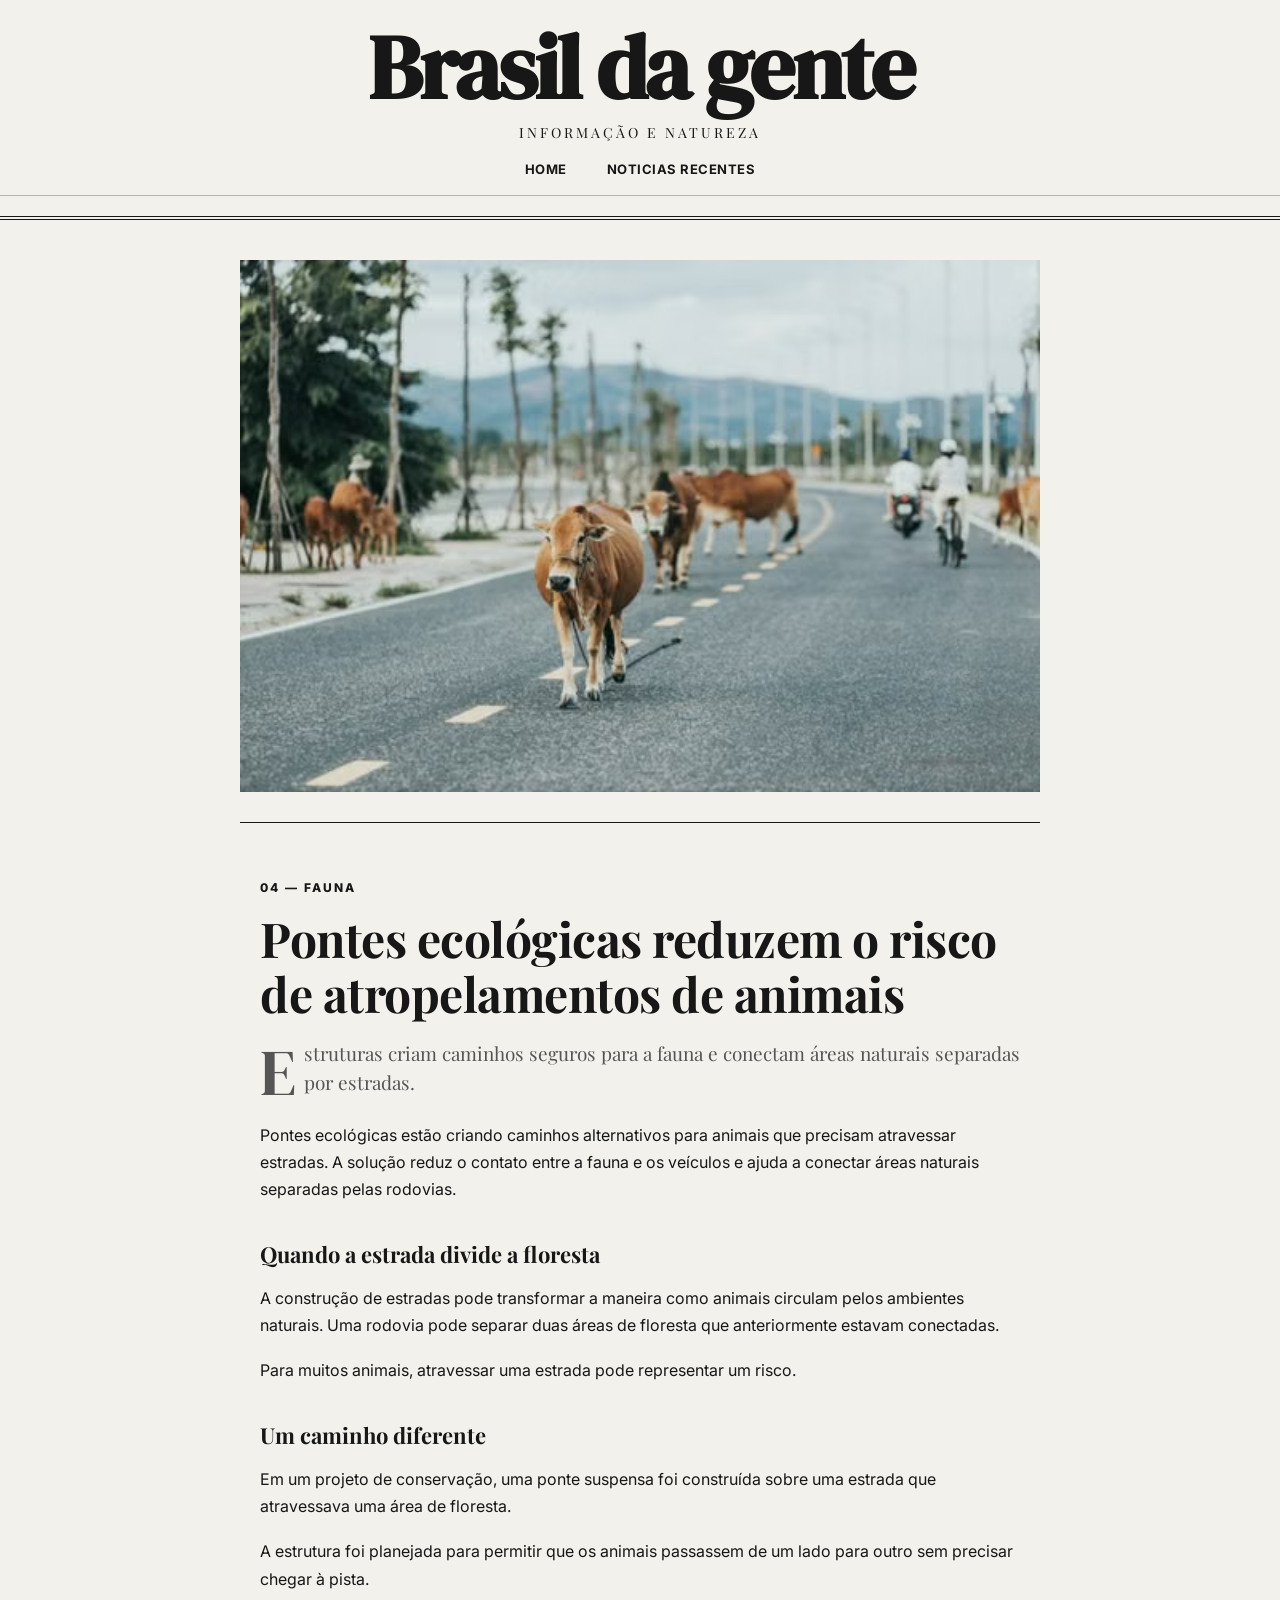
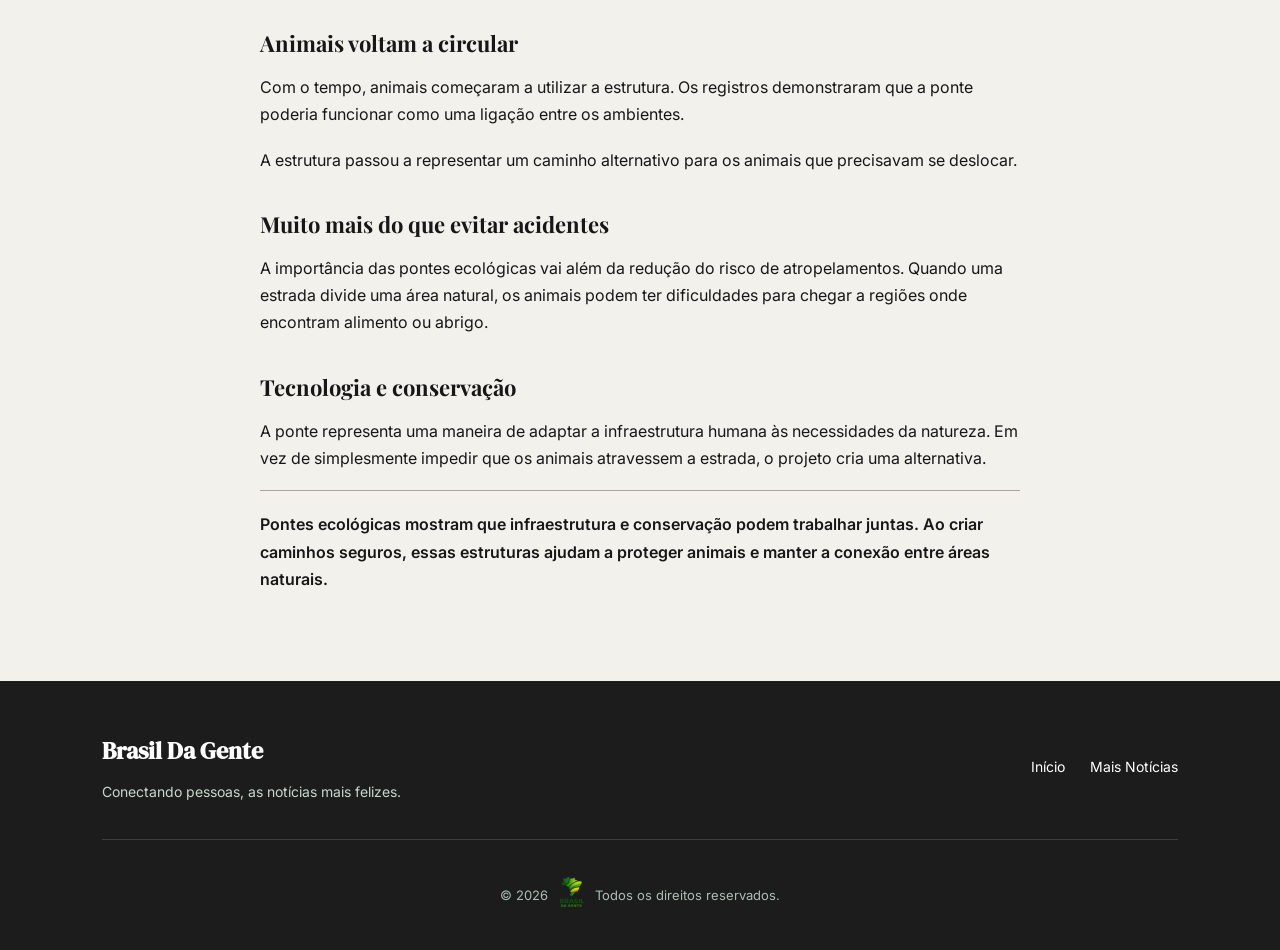
<file: fauna2.html>
<!DOCTYPE html>
<html lang="en">
<head>

    <meta charset="UTF-8">
    <meta name="viewport" content="width=device-width, initial-scale=1.0">
    <title>BDG - Brasil da Gente</title>
    <meta name="description" content="Brasil da gente é um projeto que visa promover a cultura e a diversidade do Brasil, histórias e belezas naturais.">
    <meta name="keywords" content="Brasil, cultura, natureza, histórias, belezas naturais">
    <Meta name="author" content="Thanawã V. Matos">
    <meta name="robots" content="index, follow">
    <link rel="stylesheet" href="teste.css">
    <link rel="icon" href="imagens-principais/icon1.png" type="image/x-icon">

</head>
<body>

    <header class="princial_texto">
        <div class="container">

            <h1>Brasil da gente</h1>

            <p class="slogan">
                Informação e natureza
            </p>

        </div>
                <nav class="menu">
                <a class= "#" href ="index.html">Home</a>
                <a class= "#" href ="#outras_noticias">Noticias Recentes</a>
        </nav>
        
    </header>

    <main>
        
        <div class="principal_conteudo">
            <img class="imagem_principal" src="imagens-principais/animais_passagem.png" alt="">    
        </div>

        <section class="artigo">
<article class="article">

                    <span class="article-category">
                        04 — Fauna
                    </span>

                    <h2>
                        Pontes ecológicas reduzem o risco de atropelamentos de animais
                    </h2>

                    <p class="subtitle">
                        Estruturas criam caminhos seguros para a fauna e conectam
                        áreas naturais separadas por estradas.
                    </p>

                    <p>
                        Pontes ecológicas estão criando caminhos alternativos
                        para animais que precisam atravessar estradas. A solução
                        reduz o contato entre a fauna e os veículos e ajuda a
                        conectar áreas naturais separadas pelas rodovias.
                    </p>

                    <h3>Quando a estrada divide a floresta</h3>

                    <p>
                        A construção de estradas pode transformar a maneira como
                        animais circulam pelos ambientes naturais. Uma rodovia
                        pode separar duas áreas de floresta que anteriormente
                        estavam conectadas.
                    </p>

                    <p>
                        Para muitos animais, atravessar uma estrada pode representar
                        um risco.
                    </p>

                    <h3>Um caminho diferente</h3>

                    <p>
                        Em um projeto de conservação, uma ponte suspensa foi
                        construída sobre uma estrada que atravessava uma área
                        de floresta.
                    </p>

                    <p>
                        A estrutura foi planejada para permitir que os animais
                        passassem de um lado para outro sem precisar chegar à
                        pista.
                    </p>

                    <h3>Animais voltam a circular</h3>

                    <p>
                        Com o tempo, animais começaram a utilizar a estrutura.
                        Os registros demonstraram que a ponte poderia funcionar
                        como uma ligação entre os ambientes.
                    </p>

                    <p>
                        A estrutura passou a representar um caminho alternativo
                        para os animais que precisavam se deslocar.
                    </p>

                    <h3>Muito mais do que evitar acidentes</h3>

                    <p>
                        A importância das pontes ecológicas vai além da redução
                        do risco de atropelamentos. Quando uma estrada divide
                        uma área natural, os animais podem ter dificuldades para
                        chegar a regiões onde encontram alimento ou abrigo.
                    </p>

                    <h3>Tecnologia e conservação</h3>

                    <p>
                        A ponte representa uma maneira de adaptar a infraestrutura
                        humana às necessidades da natureza. Em vez de simplesmente
                        impedir que os animais atravessem a estrada, o projeto
                        cria uma alternativa.
                    </p>

                    <p class="conclusion">
                        Pontes ecológicas mostram que infraestrutura e conservação
                        podem trabalhar juntas. Ao criar caminhos seguros, essas
                        estruturas ajudam a proteger animais e manter a conexão
                        entre áreas naturais.
                    </p>

                </article>
        </section>
        

    </main>
            <footer class="footer">
    <div class="footer-conteudo">

        <div class="footer-logo">
            <h2>Brasil Da Gente</h2>
            <p>Conectando pessoas, as notícias mais felizes.</p>
        </div>

        <div class="footer-links">
            <a href="#">Início</a>
            <a href="#outras_noticias">Mais Notícias</a>
        </div>

    </div>

    <div class="footer-bottom">
        <p>© 2026 <img class="logo_footer" src="imagens-principais/Logo_principal.png" alt=""> Todos os direitos reservados.</p>
    </div>
</footer>
</body>
</html>
</file>
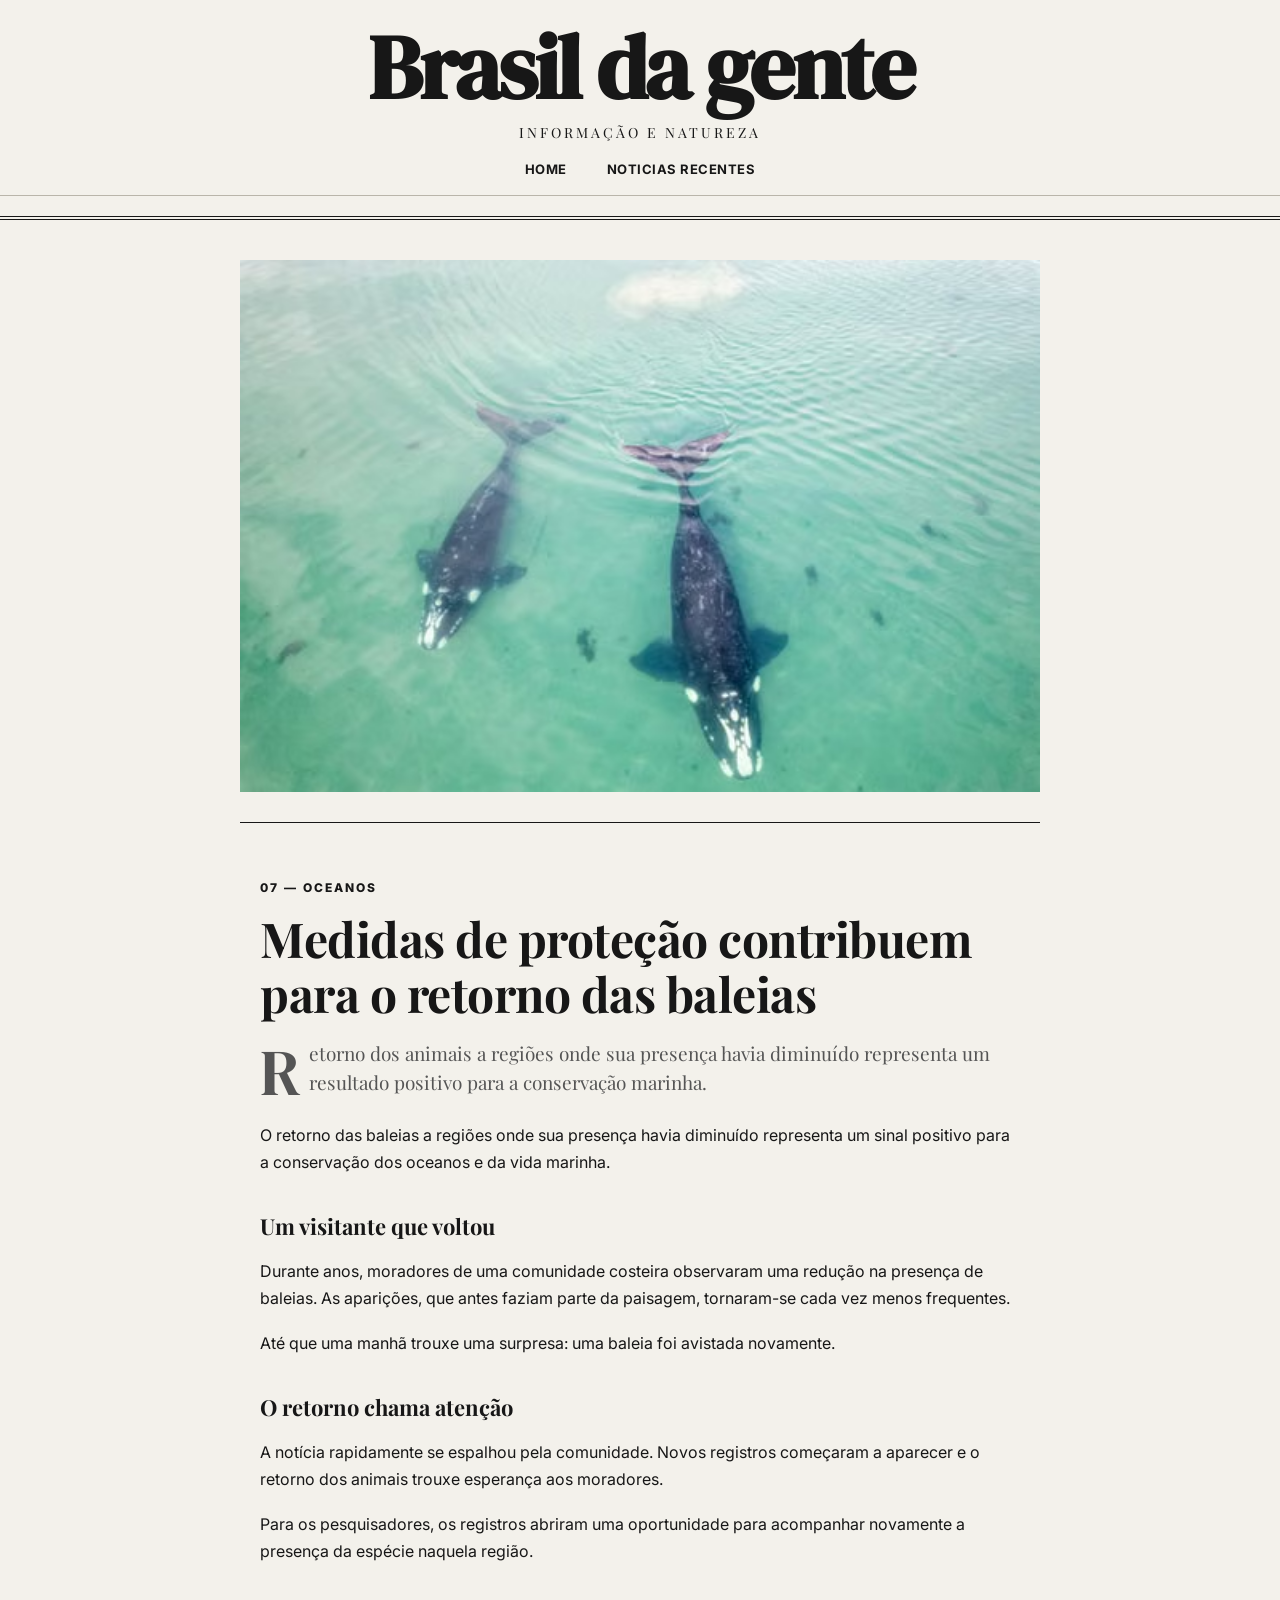
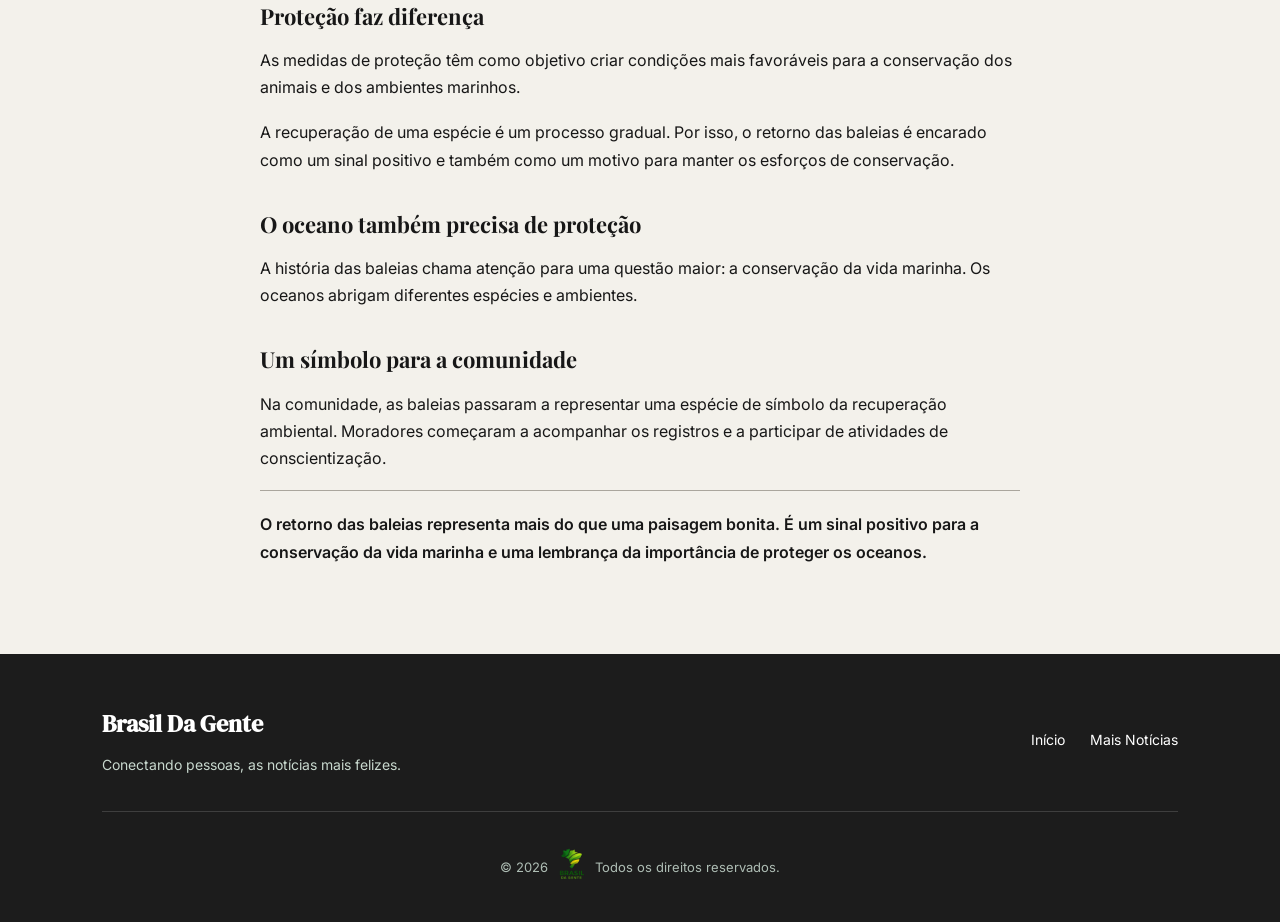
<file: oceanos.html>
<!DOCTYPE html>
<html lang="en">
<head>

    <meta charset="UTF-8">
    <meta name="viewport" content="width=device-width, initial-scale=1.0">
    <title>BDG - Brasil da Gente</title>
    <meta name="description" content="Brasil da gente é um projeto que visa promover a cultura e a diversidade do Brasil, histórias e belezas naturais.">
    <meta name="keywords" content="Brasil, cultura, natureza, histórias, belezas naturais">
    <Meta name="author" content="Thanawã V. Matos">
    <meta name="robots" content="index, follow">
    <link rel="stylesheet" href="teste.css">
    <link rel="icon" href="imagens-principais/icon1.png" type="image/x-icon">

</head>
<body>

    <header class="princial_texto">
        <div class="container">

            <h1>Brasil da gente</h1>

            <p class="slogan">
                Informação e natureza
            </p>

        </div>
                <nav class="menu">
                <a class= "#" href ="index.html">Home</a>
                <a class= "#" href ="#outras_noticias">Noticias Recentes</a>
        </nav>
        
    </header>

    <main>
        
        <div class="principal_conteudo">
            <img class="imagem_principal" src="imagens-principais/baleias1.png" alt="">    
        </div>

        <section class="artigo">
<article class="article" id="oceanos">

                    <span class="article-category">
                        07 — Oceanos
                    </span>

                    <h2>
                        Medidas de proteção contribuem para o retorno das baleias
                    </h2>

                    <p class="subtitle">
                        Retorno dos animais a regiões onde sua presença havia
                        diminuído representa um resultado positivo para a
                        conservação marinha.
                    </p>

                    <p>
                        O retorno das baleias a regiões onde sua presença havia
                        diminuído representa um sinal positivo para a conservação
                        dos oceanos e da vida marinha.
                    </p>

                    <h3>Um visitante que voltou</h3>

                    <p>
                        Durante anos, moradores de uma comunidade costeira
                        observaram uma redução na presença de baleias. As aparições,
                        que antes faziam parte da paisagem, tornaram-se cada vez
                        menos frequentes.
                    </p>

                    <p>
                        Até que uma manhã trouxe uma surpresa: uma baleia foi
                        avistada novamente.
                    </p>

                    <h3>O retorno chama atenção</h3>

                    <p>
                        A notícia rapidamente se espalhou pela comunidade. Novos
                        registros começaram a aparecer e o retorno dos animais
                        trouxe esperança aos moradores.
                    </p>

                    <p>
                        Para os pesquisadores, os registros abriram uma oportunidade
                        para acompanhar novamente a presença da espécie naquela
                        região.
                    </p>

                    <h3>Proteção faz diferença</h3>

                    <p>
                        As medidas de proteção têm como objetivo criar condições
                        mais favoráveis para a conservação dos animais e dos
                        ambientes marinhos.
                    </p>

                    <p>
                        A recuperação de uma espécie é um processo gradual. Por
                        isso, o retorno das baleias é encarado como um sinal
                        positivo e também como um motivo para manter os esforços
                        de conservação.
                    </p>

                    <h3>O oceano também precisa de proteção</h3>

                    <p>
                        A história das baleias chama atenção para uma questão
                        maior: a conservação da vida marinha. Os oceanos abrigam
                        diferentes espécies e ambientes.
                    </p>

                    <h3>Um símbolo para a comunidade</h3>

                    <p>
                        Na comunidade, as baleias passaram a representar uma
                        espécie de símbolo da recuperação ambiental. Moradores
                        começaram a acompanhar os registros e a participar de
                        atividades de conscientização.
                    </p>

                    <p class="conclusion">
                        O retorno das baleias representa mais do que uma paisagem
                        bonita. É um sinal positivo para a conservação da vida
                        marinha e uma lembrança da importância de proteger os oceanos.
                    </p>

                </article>

        </section>
        

    </main>
            <footer class="footer">
    <div class="footer-conteudo">

        <div class="footer-logo">
            <h2>Brasil Da Gente</h2>
            <p>Conectando pessoas, as notícias mais felizes.</p>
        </div>

        <div class="footer-links">
            <a href="#">Início</a>
            <a href="#outras_noticias">Mais Notícias</a>
        </div>

    </div>

    <div class="footer-bottom">
        <p>© 2026 <img class="logo_footer" src="imagens-principais/Logo_principal.png" alt=""> Todos os direitos reservados.</p>
    </div>
</footer>
</body>
</html>
</file>
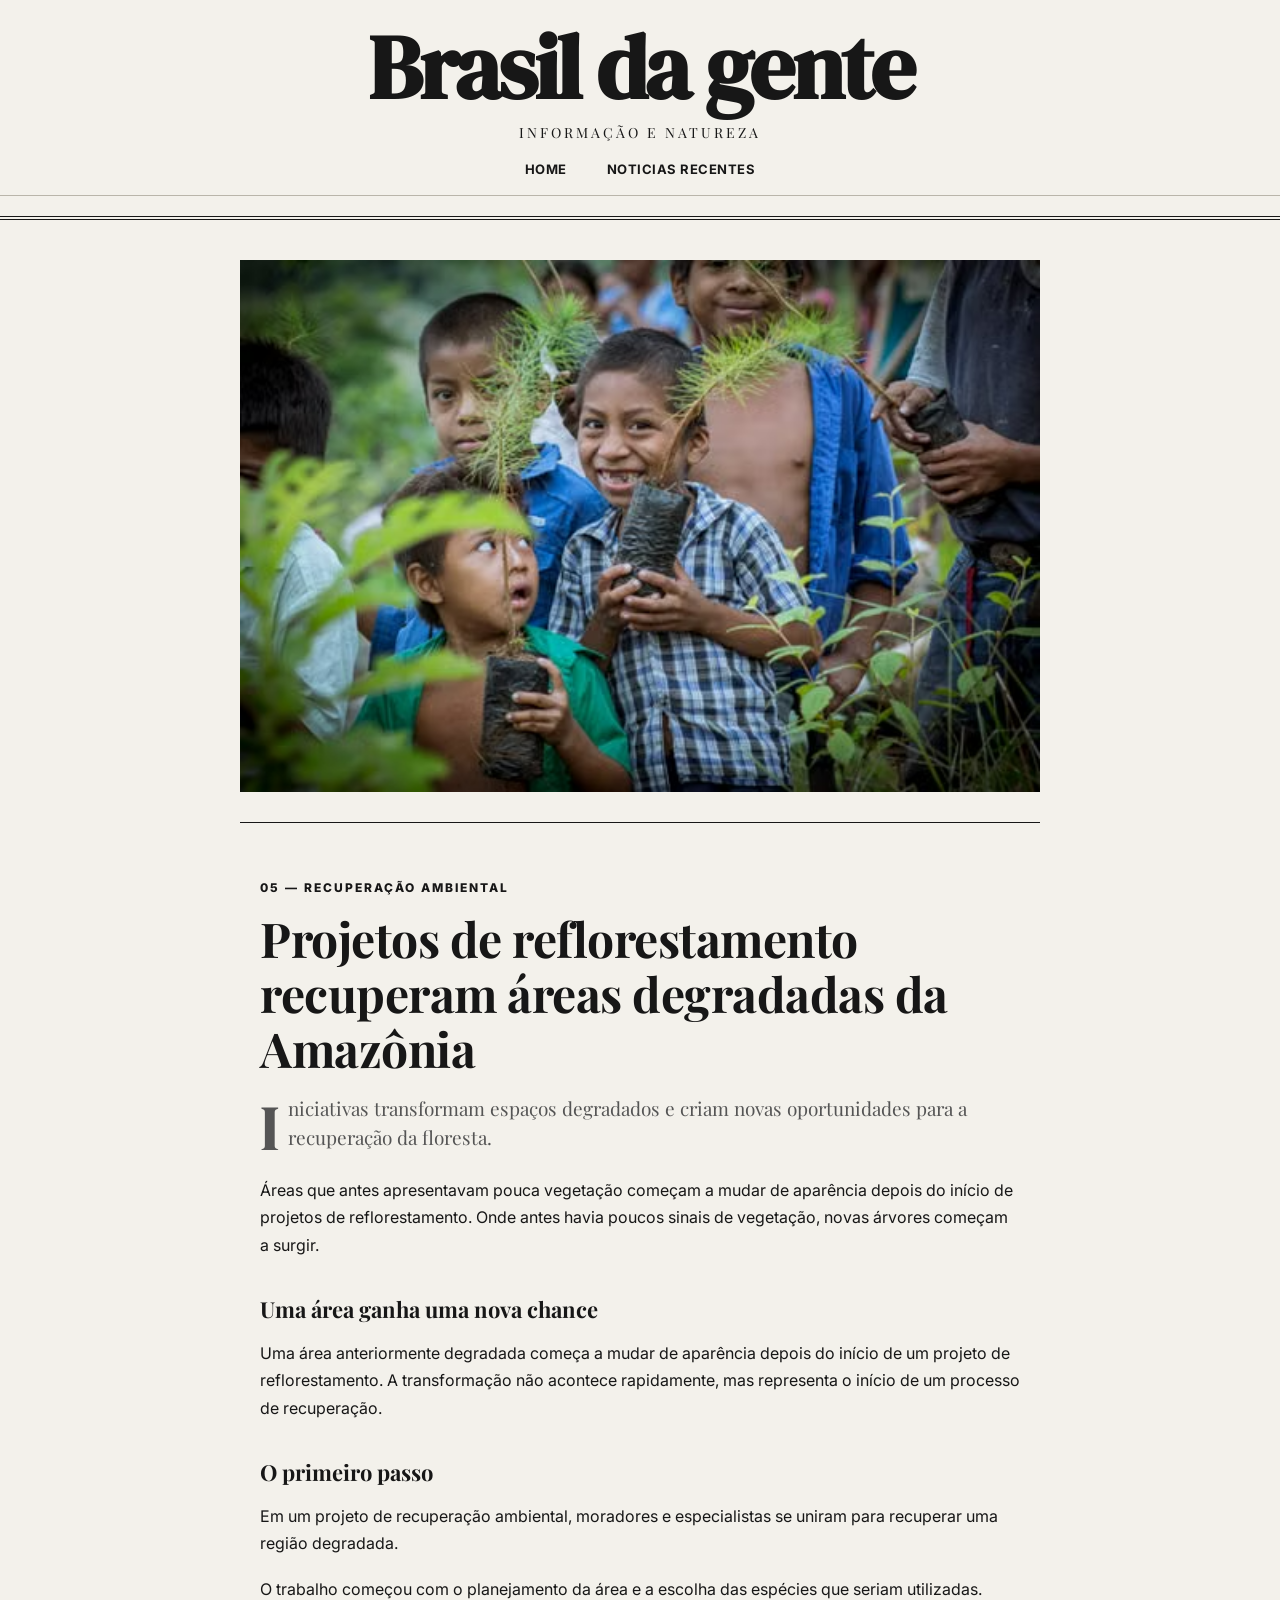
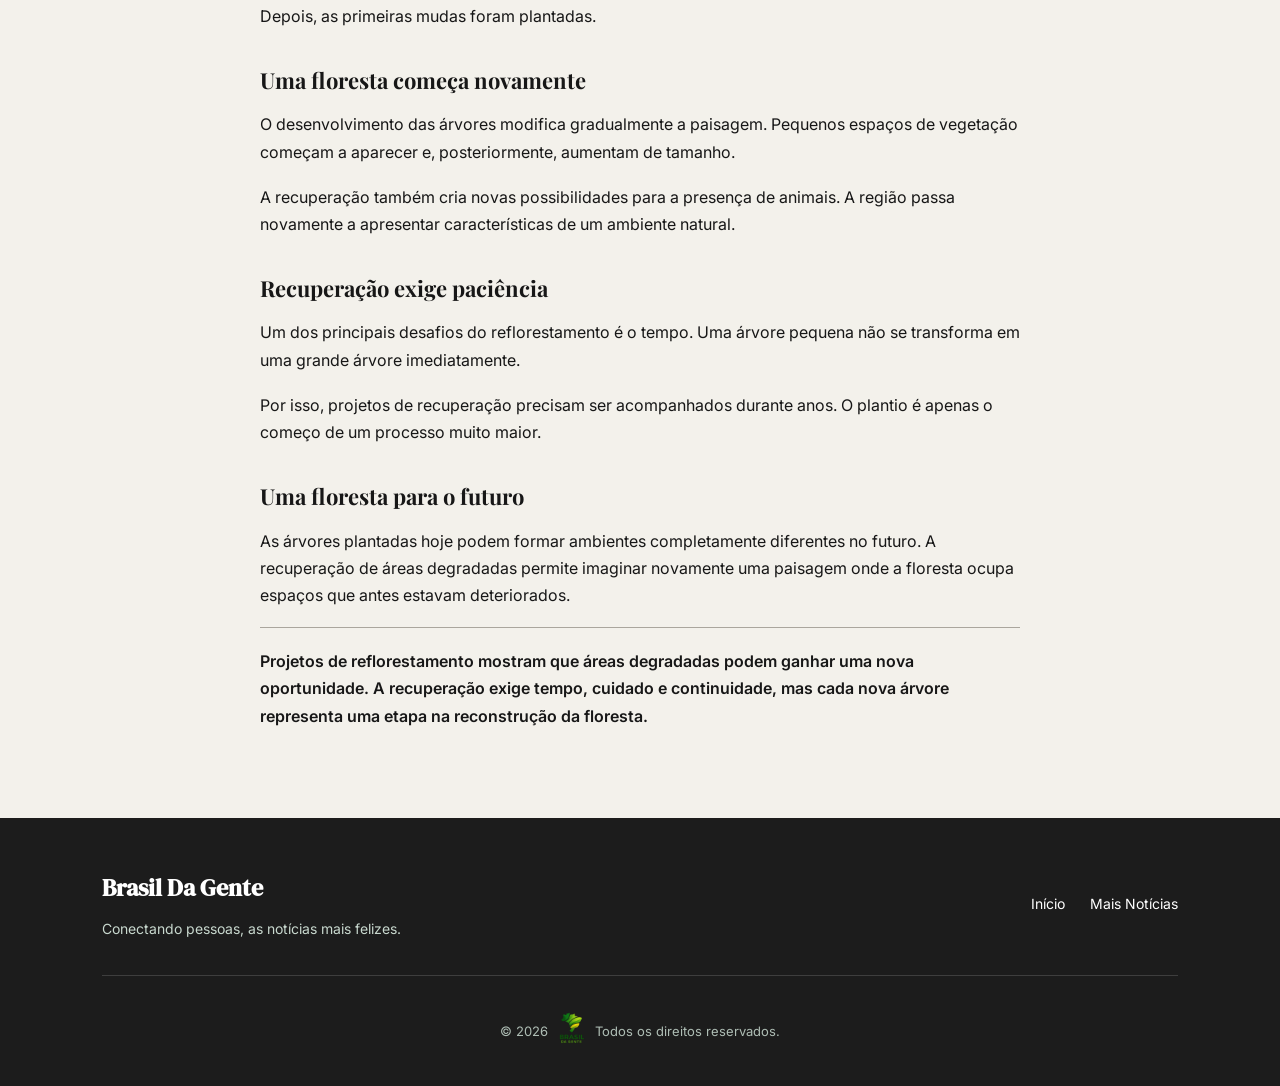
<file: recuperacao.html>
<!DOCTYPE html>
<html lang="en">
<head>

    <meta charset="UTF-8">
    <meta name="viewport" content="width=device-width, initial-scale=1.0">
    <title>BDG - Brasil da Gente</title>
    <meta name="description" content="Brasil da gente é um projeto que visa promover a cultura e a diversidade do Brasil, histórias e belezas naturais.">
    <meta name="keywords" content="Brasil, cultura, natureza, histórias, belezas naturais">
    <Meta name="author" content="Thanawã V. Matos">
    <meta name="robots" content="index, follow">
    <link rel="stylesheet" href="teste.css">
    <link rel="icon" href="imagens-principais/icon1.png" type="image/x-icon">

</head>
<body>

    <header class="princial_texto">
        <div class="container">

            <h1>Brasil da gente</h1>

            <p class="slogan">
                Informação e natureza
            </p>

        </div>
                <nav class="menu">
                <a class= "#" href ="index.html">Home</a>
                <a class= "#" href ="#outras_noticias">Noticias Recentes</a>
        </nav>
        
    </header>

    <main>
        
        <div class="principal_conteudo">
            <img class="imagem_principal" src="imagens-principais/recuperacao.png" alt="">    
        </div>

        <section class="artigo">
<article class="article">

                    <span class="article-category">
                        05 — Recuperação Ambiental
                    </span>

                    <h2>
                        Projetos de reflorestamento recuperam áreas degradadas da Amazônia
                    </h2>

                    <p class="subtitle">
                        Iniciativas transformam espaços degradados e criam novas
                        oportunidades para a recuperação da floresta.
                    </p>

                    <p>
                        Áreas que antes apresentavam pouca vegetação começam a
                        mudar de aparência depois do início de projetos de
                        reflorestamento. Onde antes havia poucos sinais de
                        vegetação, novas árvores começam a surgir.
                    </p>

                    <h3>Uma área ganha uma nova chance</h3>

                    <p>
                        Uma área anteriormente degradada começa a mudar de
                        aparência depois do início de um projeto de reflorestamento.
                        A transformação não acontece rapidamente, mas representa
                        o início de um processo de recuperação.
                    </p>

                    <h3>O primeiro passo</h3>

                    <p>
                        Em um projeto de recuperação ambiental, moradores e
                        especialistas se uniram para recuperar uma região
                        degradada.
                    </p>

                    <p>
                        O trabalho começou com o planejamento da área e a escolha
                        das espécies que seriam utilizadas. Depois, as primeiras
                        mudas foram plantadas.
                    </p>

                    <h3>Uma floresta começa novamente</h3>

                    <p>
                        O desenvolvimento das árvores modifica gradualmente a
                        paisagem. Pequenos espaços de vegetação começam a aparecer
                        e, posteriormente, aumentam de tamanho.
                    </p>

                    <p>
                        A recuperação também cria novas possibilidades para a
                        presença de animais. A região passa novamente a apresentar
                        características de um ambiente natural.
                    </p>

                    <h3>Recuperação exige paciência</h3>

                    <p>
                        Um dos principais desafios do reflorestamento é o tempo.
                        Uma árvore pequena não se transforma em uma grande árvore
                        imediatamente.
                    </p>

                    <p>
                        Por isso, projetos de recuperação precisam ser acompanhados
                        durante anos. O plantio é apenas o começo de um processo
                        muito maior.
                    </p>

                    <h3>Uma floresta para o futuro</h3>

                    <p>
                        As árvores plantadas hoje podem formar ambientes
                        completamente diferentes no futuro. A recuperação de
                        áreas degradadas permite imaginar novamente uma paisagem
                        onde a floresta ocupa espaços que antes estavam deteriorados.
                    </p>

                    <p class="conclusion">
                        Projetos de reflorestamento mostram que áreas degradadas
                        podem ganhar uma nova oportunidade. A recuperação exige
                        tempo, cuidado e continuidade, mas cada nova árvore
                        representa uma etapa na reconstrução da floresta.
                    </p>

                </article>

        </section>
        

    </main>
            <footer class="footer">
    <div class="footer-conteudo">

        <div class="footer-logo">
            <h2>Brasil Da Gente</h2>
            <p>Conectando pessoas, as notícias mais felizes.</p>
        </div>

        <div class="footer-links">
            <a href="#">Início</a>
            <a href="#outras_noticias">Mais Notícias</a>
        </div>

    </div>

    <div class="footer-bottom">
        <p>© 2026 <img class="logo_footer" src="imagens-principais/Logo_principal.png" alt=""> Todos os direitos reservados.</p>
    </div>
</footer>
</body>
</html>
</file>
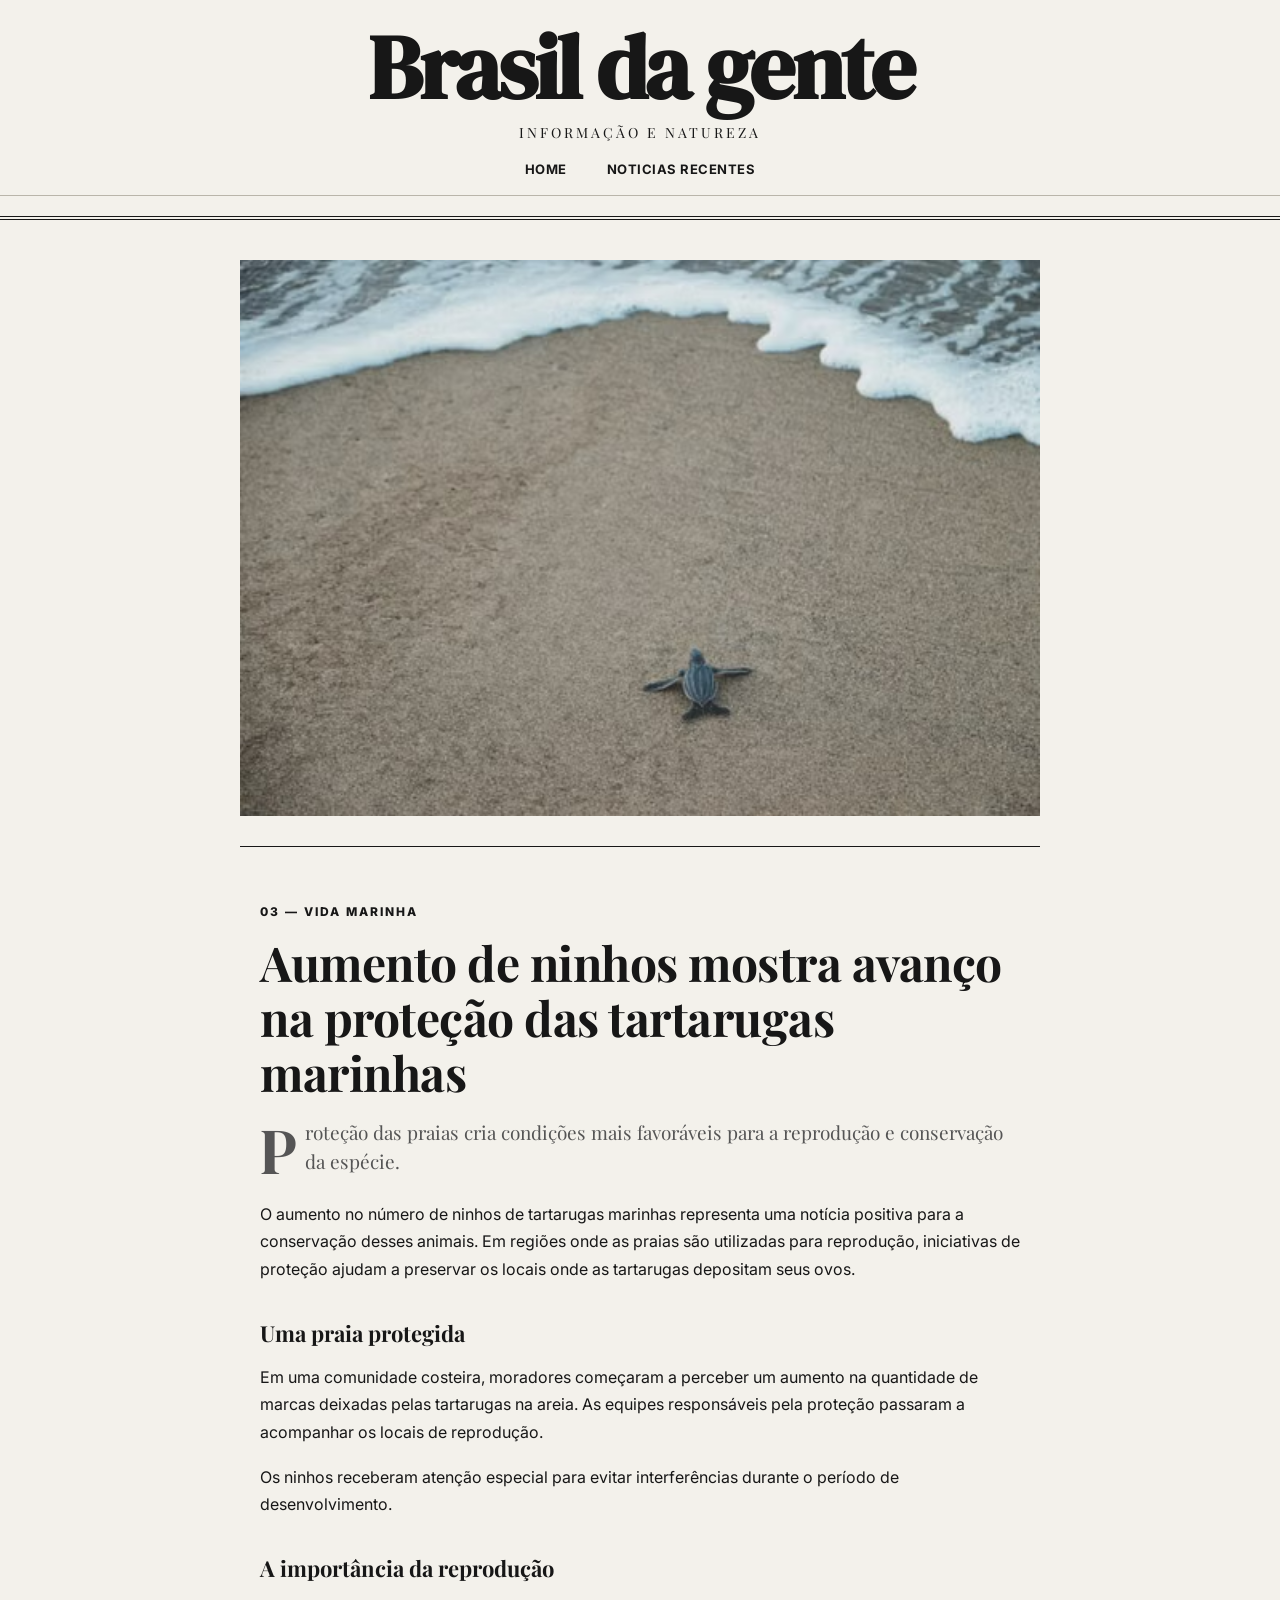
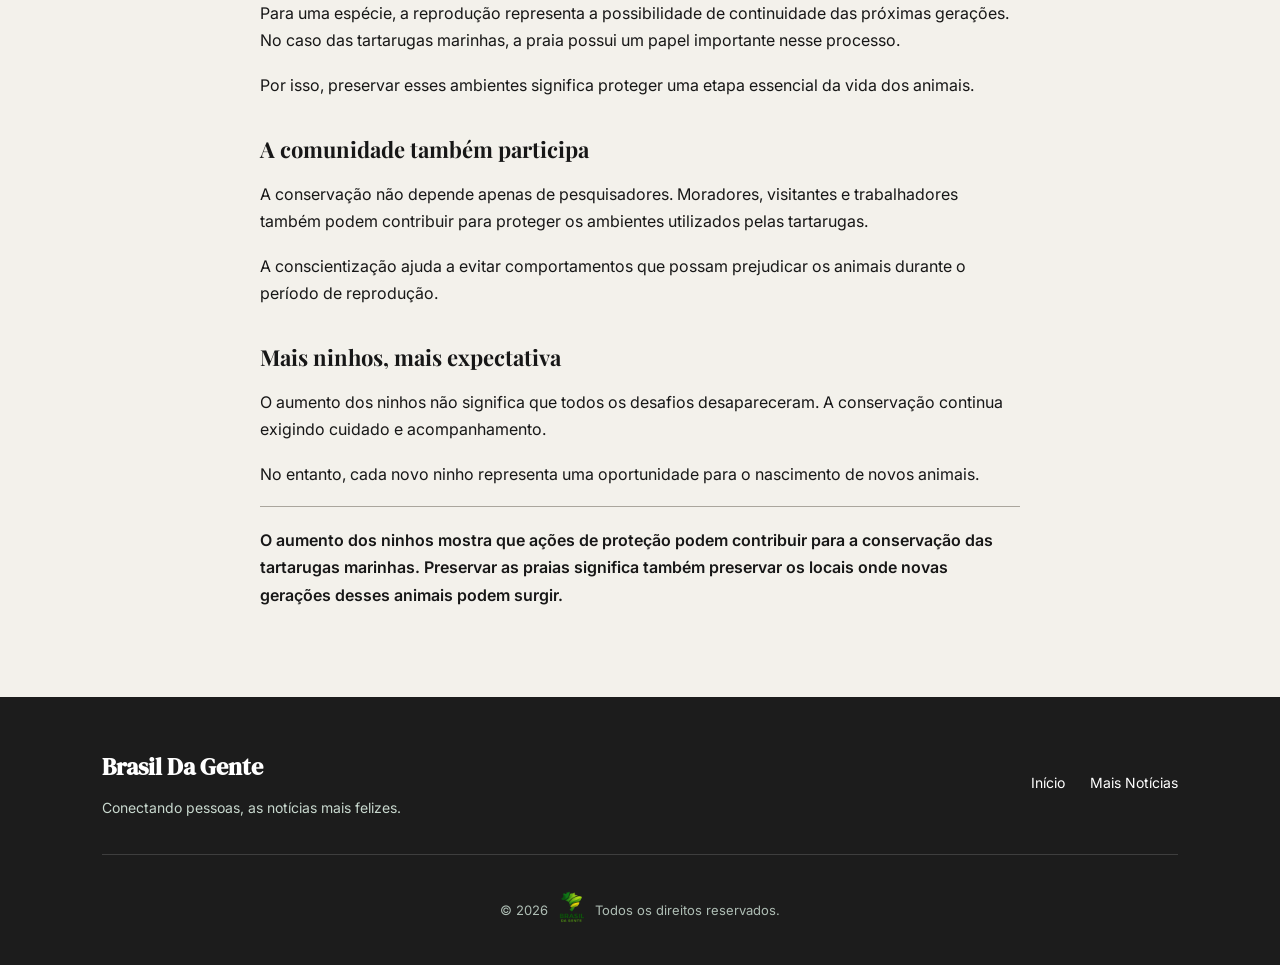
<file: vida_marinha.html>
<!DOCTYPE html>
<html lang="en">
<head>

    <meta charset="UTF-8">
    <meta name="viewport" content="width=device-width, initial-scale=1.0">
    <title>BDG - Brasil da Gente</title>
    <meta name="description" content="Brasil da gente é um projeto que visa promover a cultura e a diversidade do Brasil, histórias e belezas naturais.">
    <meta name="keywords" content="Brasil, cultura, natureza, histórias, belezas naturais">
    <Meta name="author" content="Thanawã V. Matos">
    <meta name="robots" content="index, follow">
    <link rel="stylesheet" href="teste.css">
    <link rel="icon" href="imagens-principais/icon1.png" type="image/x-icon">

</head>
<body>

    <header class="princial_texto">
        <div class="container">

            <h1>Brasil da gente</h1>

            <p class="slogan">
                Informação e natureza
            </p>

        </div>
                <nav class="menu">
                <a class= "#" href ="index.html">Home</a>
                <a class= "#" href ="#outras_noticias">Noticias Recentes</a>
        </nav>
        
    </header>

    <main>
        
        <div class="principal_conteudo">
            <img class="imagem_principal" src="imagens-principais/vida_marinha2.png" alt="">    
        </div>

        <section class="artigo">
                <article class="article">

                    <span class="article-category">
                        03 — Vida Marinha
                    </span>

                    <h2>
                        Aumento de ninhos mostra avanço na proteção das tartarugas marinhas
                    </h2>

                    <p class="subtitle">
                        Proteção das praias cria condições mais favoráveis para
                        a reprodução e conservação da espécie.
                    </p>

                    <p>
                        O aumento no número de ninhos de tartarugas marinhas
                        representa uma notícia positiva para a conservação desses
                        animais. Em regiões onde as praias são utilizadas para
                        reprodução, iniciativas de proteção ajudam a preservar
                        os locais onde as tartarugas depositam seus ovos.
                    </p>

                    <h3>Uma praia protegida</h3>

                    <p>
                        Em uma comunidade costeira, moradores começaram a perceber
                        um aumento na quantidade de marcas deixadas pelas
                        tartarugas na areia. As equipes responsáveis pela proteção
                        passaram a acompanhar os locais de reprodução.
                    </p>

                    <p>
                        Os ninhos receberam atenção especial para evitar
                        interferências durante o período de desenvolvimento.
                    </p>

                    <h3>A importância da reprodução</h3>

                    <p>
                        Para uma espécie, a reprodução representa a possibilidade
                        de continuidade das próximas gerações. No caso das
                        tartarugas marinhas, a praia possui um papel importante
                        nesse processo.
                    </p>

                    <p>
                        Por isso, preservar esses ambientes significa proteger
                        uma etapa essencial da vida dos animais.
                    </p>

                    <h3>A comunidade também participa</h3>

                    <p>
                        A conservação não depende apenas de pesquisadores.
                        Moradores, visitantes e trabalhadores também podem
                        contribuir para proteger os ambientes utilizados pelas
                        tartarugas.
                    </p>

                    <p>
                        A conscientização ajuda a evitar comportamentos que
                        possam prejudicar os animais durante o período de
                        reprodução.
                    </p>

                    <h3>Mais ninhos, mais expectativa</h3>

                    <p>
                        O aumento dos ninhos não significa que todos os desafios
                        desapareceram. A conservação continua exigindo cuidado
                        e acompanhamento.
                    </p>

                    <p>
                        No entanto, cada novo ninho representa uma oportunidade
                        para o nascimento de novos animais.
                    </p>

                    <p class="conclusion">
                        O aumento dos ninhos mostra que ações de proteção podem
                        contribuir para a conservação das tartarugas marinhas.
                        Preservar as praias significa também preservar os locais
                        onde novas gerações desses animais podem surgir.
                    </p>

                </article>
        </section>
        

    </main>
            <footer class="footer">
    <div class="footer-conteudo">

        <div class="footer-logo">
            <h2>Brasil Da Gente</h2>
            <p>Conectando pessoas, as notícias mais felizes.</p>
        </div>

        <div class="footer-links">
            <a href="#">Início</a>
            <a href="#outras_noticias">Mais Notícias</a>
        </div>

    </div>

    <div class="footer-bottom">
        <p>© 2026 <img class="logo_footer" src="imagens-principais/Logo_principal.png" alt=""> Todos os direitos reservados.</p>
    </div>
</footer>
</body>
</html>
</file>
<file: estilo/style.css>
@import url('https://fonts.googleapis.com/css2?family=DM+Serif+Display&family=Inter:wght@400;500;600;700&family=Playfair+Display:wght@600;700;800&display=swap');

:root {

    --cor-primaria: #00240f;
    --cor-secundaria: #16A34A;
    --cor-apoio: #86EFAC;
    --cor-destaque: #000000;
    --cor-texto: #04f500;
    --cor-texto_secundario: #dbdbdb;
    --cor-fundo:#393939;
    --cor-do-back:#f3f1eb;
    --cor-fundo: #f3f1eb;
    --cor-texto: #171717;
    --cor-texto-secundario: #555555;
    --cor-borda: #b9b5aa;
    --cor-borda-forte: #aaa69d;

}

* {
    margin: 0;
    padding: 0;
    box-sizing: border-box;
}

body {
    background-color:var(--cor-do-back);
}

.cabecalho{
    width: 100%;
    height: 80px;
    background-color: var(--cor-do-back);
    display:flex;
    align-items: center;
    justify-content: space-between;  
    padding: 0 8%;
    border-bottom: 4px solid #171717;
}
.logo{
    width: 90px;
    height: auto;
    margin-top: 10px;
}
.menu{
    display: flex;
    gap: 10px;
    border-bottom: 2px solid #b9b5aa;
    border-radius: 30px;
    text-decoration: none;
}
.menu a {

    display: block;
    padding: 14px 20px;
    font-size: 14px;
    font-weight: 700;
    text-transform: uppercase;
    transition: 0.2s;
    border-radius: 40px;
    text-decoration: none;
    color: var(--cor-destaque);
    font-family: serif;

}
.menu a:hover{

    background: #171717;
    color: #f3f1eb;
    
}

.botao{
    background-color:#454A46;
    padding: 15px 30px;
    text-decoration: none; 
    color: var(--cor-texto_secundario);
    border-radius: 50px;
    font-family: serif;
    font-weight: 700;
    text-transform: uppercase;
    margin: 10px;
}

.botao:hover{
    background: #171717;
    color: #f3f1eb;
    transition: 0.2s;
}

.conteudo {
    width: 90%;
    max-width: 1180px;
    margin: 50px auto;
    display: grid;
    grid-template-columns: 1fr 1.4fr;
    gap: 50px;
    align-items: start;
}
 
.principal {
    width: 100%;
    height: auto;
    display: flex;
    justify-content: center;
    padding-right: 40px;
    border-right: 1px solid var(--cor-borda);
}
 
.principal_conteudo {
    display: flex;
    justify-content: center;
    flex-direction: column;
}
 
.principal_conteudo img {
    width: 100%;
    margin-bottom: 22px;
    padding-bottom: 22px;
    border-bottom: 4px double var(--cor-texto);
}
 
.principal_conteudo h2 {
    font-family: "DM Serif Display", serif;
    font-size: clamp(1.8rem, 4vw, 2.8rem);
    line-height: 1.1;
    letter-spacing: -1px;
}
 
.secundarios {
    display: grid;
    grid-template-columns: 1fr 1fr;
    gap: 30px 40px;
}
 
.secundarios h2 {
    display: flex;
    flex-direction: column;
    gap: 14px;
    font-family: "Playfair Display", serif;
    font-size: 18px;
    font-weight: 600;
    line-height: 1.35;
    padding-top: 18px;
    border-top: 1px solid var(--cor-borda-forte);
}
 
.card {
    width: 100%;
    height: 140px;
    object-fit: cover;
    background-color: transparent;
    border: 1px solid var(--cor-texto);
}

.acoes{
   width:90% ; 
   max-width: 90%;

   margin: 60px auto 30px;
   display: flex;
   justify-content: end;
   border-bottom: 4px solid #171717;
}

.botao-secundario{
    text-decoration: none;
    color: #E5E7EB;
    padding: 12px 30px ;
    background-color: #393939;
    border-radius: 50px;
    margin: 10px;
}

.outras_noticias{
    display: flex;
    flex-direction: column;
    justify-content: left;
    
}
.noticia{
    
    display: flex;
    align-items: center;
    gap: 30px;
    margin: 0;
    padding: 5vh 30px;
    background-color: transparent;
    box-shadow: none;
    border-bottom: 1px solid var(--cor-borda-forte);

}
.noticia_img{
        width: 240px;
    height: 170px;
    object-fit: cover;
    border: 1px solid var(--cor-texto);
    flex-shrink: 0;
    margin:  0px 5vh 0px;
}

.noticia h2 {
    font-family: "Playfair Display", serif;
    font-size: 17px;
    font-weight: 500;
    font-style: normal;
    line-height: 1.6;
    color: var(--cor-texto-secundariodo);
}

.footer {
    background-color: #1c1c1c;
    color: #fff;
    padding: 50px 8% 20px;
}

.footer-conteudo {
    display: flex;
    justify-content: space-between;
    align-items: center;
    gap: 40px;
    padding-bottom: 35px;
}

.footer-logo h2 {
    margin: 0 0 8px;
    font-size: 24px;
    font-family: "DM Serif Display", serif;
}

.footer-logo p {
    margin: 0;
    color: #c8d8ce;
    font-size: 14px;
}

.footer-links {
    display: flex;
    gap: 25px;
}

.footer-links a {
    color: #fff;
    text-decoration: none;
    font-size: 14px;
    transition: 0.3s;
}

.footer-links a:hover {
    color: #fefbaf;
}

.footer-bottom {
    border-top: 1px solid rgba(255, 255, 255, 0.15);
    padding-top: 20px;
    text-align: center;
}

.footer-bottom p {
    margin: 0;
    color: #aebdb4;
    font-size: 13px;
    display: flex;
    align-items: center;
    justify-content: center;
}
.logo_footer{
    width: auto;
    height: 70px;   

}

@media (max-width: 850px) {
 
    .conteudo {
        grid-template-columns: 1fr;
    }
 
    .principal {
        border-right: none;
        padding-right: 0;
        padding-bottom: 30px;
        border-bottom: 1px solid var(--cor-borda);
    }
}
 
@media (max-width: 600px) {
 
    .cabecalho {
        justify-content: center;
        text-align: center;
    }
 
    .menu {
        justify-content: center;
        width: 100%;
    }
 
    .secundarios {
        grid-template-columns: 1fr;
    }
 
    .noticia {
        flex-direction: column;
        align-items: flex-start;
        gap: 15px;
    }
 
    .noticia_img {
        width: 100%;
        height: 200px;
    }
 
    .footer-conteudo {
        flex-direction: column;
        align-items: center;
        text-align: center;
    }
 
    .footer-links {
        flex-wrap: wrap;
        justify-content: center;
        gap: 15px 20px;
    }
}
</file>
<file: teste.css>
@import url('https://fonts.googleapis.com/css2?family=DM+Serif+Display&family=Inter:wght@400;500;600;700&family=Playfair+Display:wght@600;700;800&display=swap');

* {
    margin: 0;
    padding: 0;
    box-sizing: border-box;
}

html {
    scroll-behavior: smooth;
}

body {
    background: #f3f1eb;
    color: #171717;
    font-family: "Inter", sans-serif;
    line-height: 1.7;
}

img {
    max-width: 100%;
    display: block;
}

a {
    color: inherit;
    text-decoration: none;
}

.container {
    width: min(1180px, 92%);
    margin: 0 auto;
}

.princial_texto {
    padding: 28px 0 20px;
    text-align: center;
    border-bottom: 4px double #171717;
}

.princial_texto h1 {
    font-family: "DM Serif Display", serif;
    font-size: clamp(3rem, 7vw, 6.5rem);
    line-height: 0.9;
    letter-spacing: -3px;
}

.princial_texto .slogan {
    margin-top: 12px;
    font-family: "Playfair Display", serif;
    font-size: 14px;
    letter-spacing: 3px;
    text-transform: uppercase;
}

.menu {
    display: flex;
    justify-content: center;
    align-items: center;
    flex-wrap: wrap;
    border-bottom: 1px solid #b9b5aa;

}

.menu a {
    display: block;
    padding: 14px 20px;
    font-size: 13px;
    font-weight: 700;
    text-transform: uppercase;
    letter-spacing: 0.5px;
    transition: 0.2s;
    border-radius: 30px;
}

.menu a:hover {
    background: #171717;
    color: #f3f1eb;
}

.principal_conteudo {
    width: min(800px, 92%);
    margin: 40px auto;
}

.imagem_principal {
    width: 100%;
    padding-bottom: 30px;
    border-bottom: 1px solid #171717;
}

.artigo {
    width: min(760px, 92%);
    margin: 0 auto;
    padding: 10px 0 70px;
}

.article-category {
    display: inline-block;
    margin-bottom: 12px;
    font-size: 12px;
    font-weight: 800;
    text-transform: uppercase;
    letter-spacing: 2px;
}

.article h2 {
    font-family: "Playfair Display", serif;
    font-size: clamp(2rem, 4.5vw, 3rem);
    line-height: 1.15;
    letter-spacing: -0.5px;
}

.article .subtitle {
    margin: 18px 0 26px;
    font-family: "Playfair Display", serif;
    font-size: 19px;
    line-height: 1.5;
    color: #555;
}

.article p {
    margin-bottom: 18px;
    font-size: 16px;
}

.article p:first-of-type::first-letter {
    float: left;
    font-family: "DM Serif Display", serif;
    font-size: 65px;
    line-height: 0.8;
    padding-right: 8px;
    padding-top: 8px;
}

.article h3 {
    margin: 32px 0 12px;
    font-family: "Playfair Display", serif;
    font-size: 22px;
}

.article .conclusion {
    border-top: 1px solid #aaa69d;
    padding-top: 20px;
    font-weight: 600;
}


@media (max-width: 850px) {

    .artigo {
        width: min(680px, 92%);
    }
}

@media (max-width: 600px) {

    .princial_texto h1 {
        letter-spacing: -2px;
    }

    .menu {
        display: grid;
        grid-template-columns: repeat(2, 1fr);
        width: 100%;
    }

    .menu a {
        text-align: center;
        padding: 12px 5px;
        border-bottom: 1px solid #ddd;
    }

    .article h2 {
        font-size: 28px;
    }

    .article .subtitle {
        font-size: 16px;
    }

    .article p {
        font-size: 14px;
    }
}
.footer {
    background-color: #1c1c1c;
    color: #fff;
    padding: 50px 8% 20px;
}

.footer-conteudo {
    display: flex;
    justify-content: space-between;
    align-items: center;
    gap: 40px;
    padding-bottom: 35px;
}

.footer-logo h2 {
    margin: 0 0 8px;
    font-size: 24px;
    font-family: "DM Serif Display", serif;
}

.footer-logo p {
    margin: 0;
    color: #c8d8ce;
    font-size: 14px;
}

.footer-links {
    display: flex;
    gap: 25px;
}

.footer-links a {
    color: #fff;
    text-decoration: none;
    font-size: 14px;
    transition: 0.3s;
}

.footer-links a:hover {
    color: #fefbaf;
}

.footer-bottom {
    border-top: 1px solid rgba(255, 255, 255, 0.15);
    padding-top: 20px;
    text-align: center;
}

.footer-bottom p {
    margin: 0;
    color: #aebdb4;
    font-size: 13px;
    display: flex;
    align-items: center;
    justify-content: center;
}
.logo_footer{
    width: auto;
    height: 70px;

}

/* RESPONSIVO */
@media (max-width: 600px) {

    .footer {
        padding: 40px 6% 20px;
    }

    .footer-conteudo {
        flex-direction: column;
        align-items: center;
        text-align: center;
    }

    .footer-links {
        flex-wrap: wrap;
        justify-content: center;
        gap: 15px 20px;
    }
}
</file>
